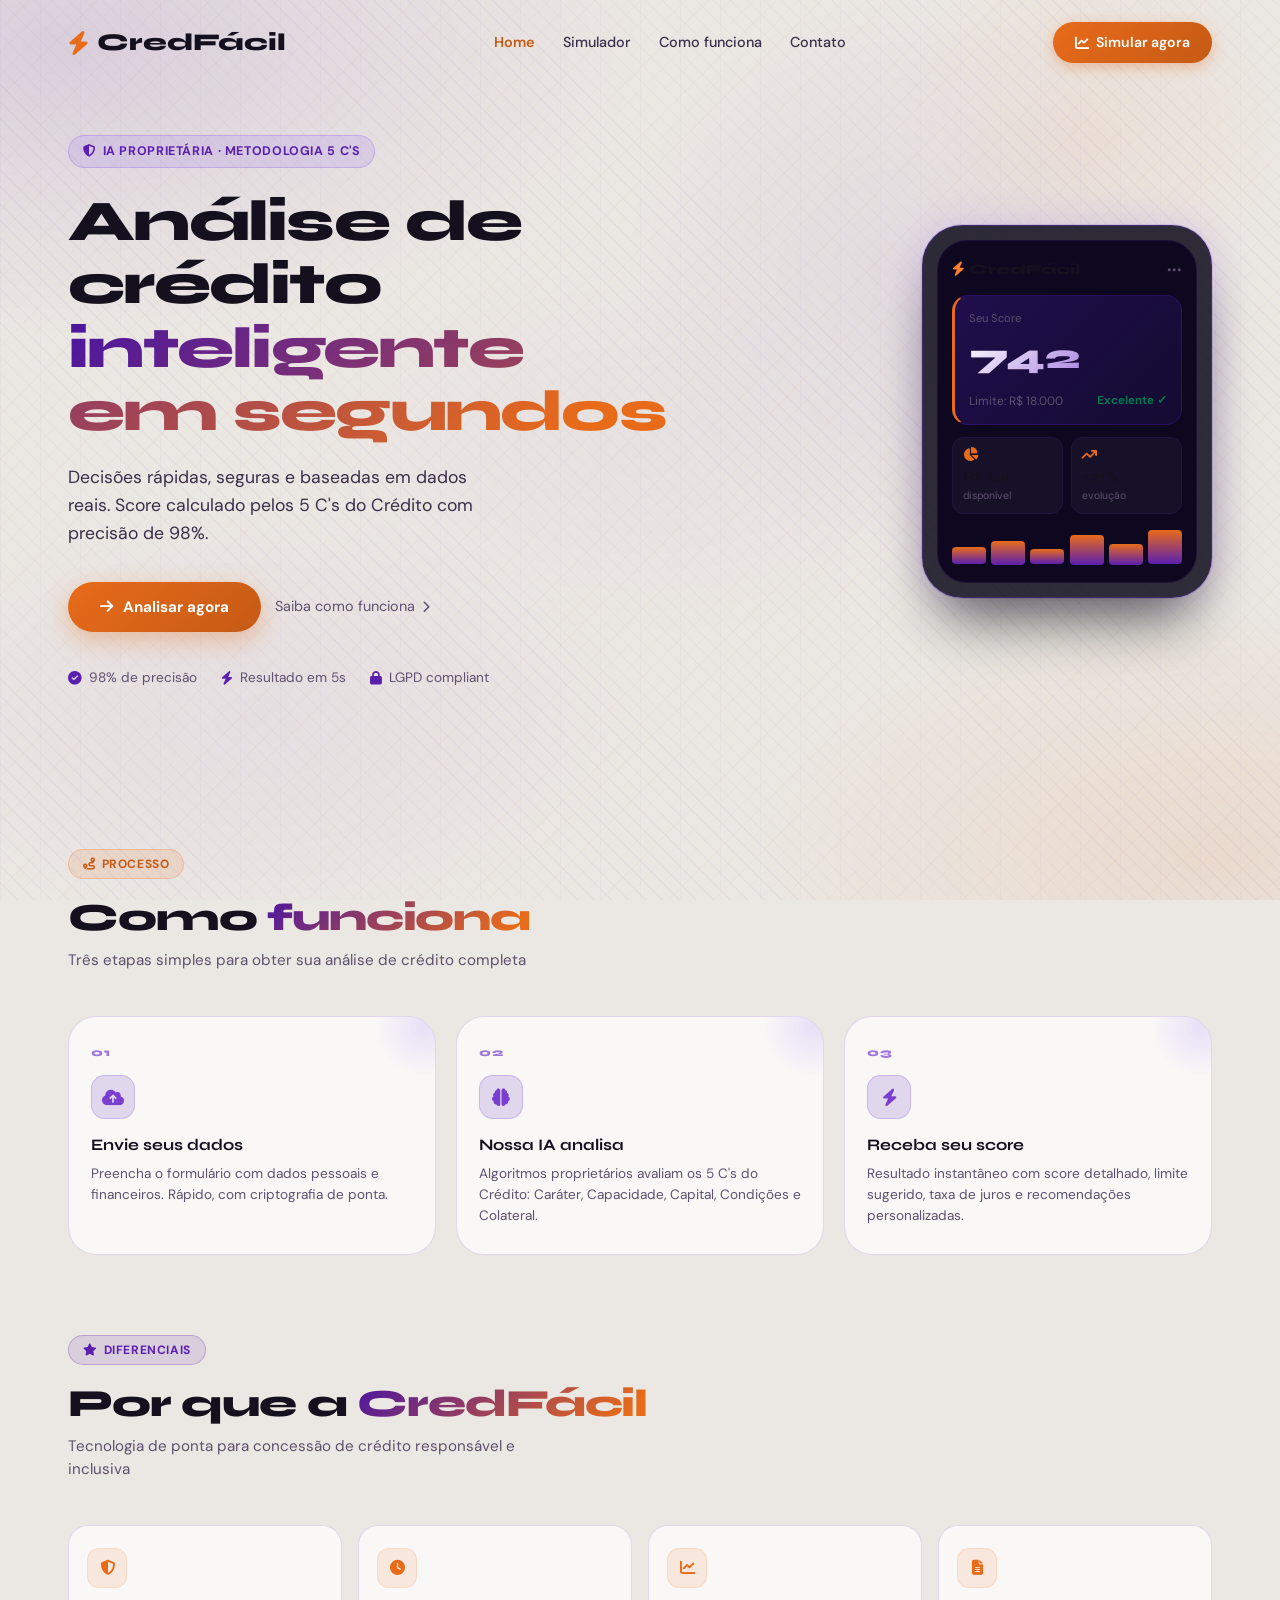
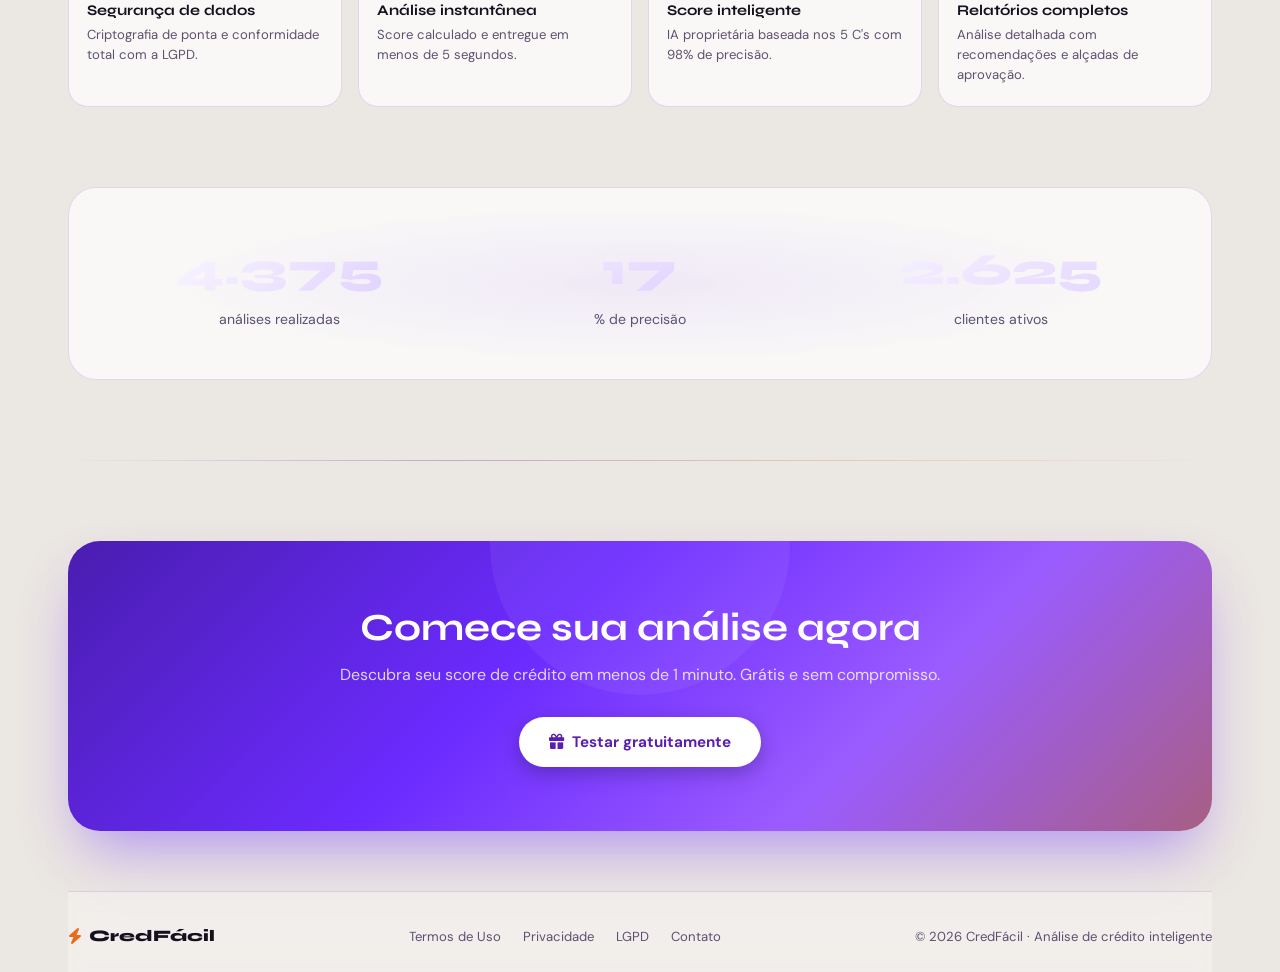
<file: index.html>
<!DOCTYPE html>
<html lang="pt-BR">
<head>
  <meta charset="UTF-8">
  <meta name="viewport" content="width=device-width, initial-scale=1.0">
  <title>CredFácil · Análise de crédito inteligente</title>

  <!-- Fontes -->
  <link rel="preconnect" href="https://fonts.googleapis.com">
  <link rel="preconnect" href="https://fonts.gstatic.com" crossorigin>
  <link href="https://fonts.googleapis.com/css2?family=Syne:wght@400;500;600;700;800&family=DM+Sans:opsz,wght@9..40,300;9..40,400;9..40,500;9..40,600&display=swap" rel="stylesheet">

  <!-- Ícones -->
  <link rel="stylesheet" href="https://cdnjs.cloudflare.com/ajax/libs/font-awesome/6.4.0/css/all.min.css">

  <!-- Estilos -->
  <link rel="stylesheet" href="css/variables.css">
  <link rel="stylesheet" href="css/components.css">
  <link rel="stylesheet" href="css/index.css">
</head>
<body>

<div class="bg-ambient"></div>

<div class="container">

  <!-- ===== NAVBAR ===== -->
  <header class="navbar">
    <a href="index.html" class="logo">
      <i class="fas fa-bolt"></i> CredFácil
    </a>
    <nav class="nav-links">
      <a href="index.html"        class="nav-link active">Home</a>
      <a href="analise.html"      class="nav-link">Simulador</a>
      <a href="como-funciona.html" class="nav-link">Como funciona</a>
      <a href="contato.html"      class="nav-link">Contato</a>
    </nav>
    <a href="analise.html" class="btn-nav">
      <i class="fas fa-chart-line"></i> Simular agora
    </a>
  </header>

  <!-- ===== HERO ===== -->
  <section class="hero">
    <div class="hero-content">
      <div class="hero-badge">
        <i class="fas fa-shield-alt"></i> IA proprietária · Metodologia 5 C's
      </div>
      <h1 class="hero-title">
        Análise de crédito<br>
        <span class="grad">inteligente em segundos</span>
      </h1>
      <p class="hero-sub">
        Decisões rápidas, seguras e baseadas em dados reais.
        Score calculado pelos 5 C's do Crédito com precisão de 98%.
      </p>
      <div class="hero-cta">
        <a href="analise.html" class="btn-primary">
          <i class="fas fa-arrow-right"></i> Analisar agora
        </a>
        <a href="como-funciona.html" class="btn-ghost">
          Saiba como funciona
          <i class="fas fa-chevron-right" style="font-size:0.75rem"></i>
        </a>
      </div>
      <div class="hero-stats">
        <div class="hero-stat"><i class="fas fa-circle-check"></i> 98% de precisão</div>
        <div class="hero-stat"><i class="fas fa-bolt"></i> Resultado em 5s</div>
        <div class="hero-stat"><i class="fas fa-lock"></i> LGPD compliant</div>
      </div>
    </div>

    <!-- Mockup do celular -->
    <div class="phone-wrap">
      <div class="phone">
        <div class="phone-screen">
          <div class="ph-header">
            <span class="ph-logo">
              <i class="fas fa-bolt" style="color:#FF7E2B;margin-right:4px"></i>CredFácil
            </span>
            <span>•••</span>
          </div>
          <div class="ph-widget">
            <div class="ph-score-label">Seu Score</div>
            <div class="ph-score">742</div>
            <div class="ph-score-row">
              <span class="ph-score-limit">Limite: R$ 18.000</span>
              <span class="ph-score-status">Excelente ✓</span>
            </div>
          </div>
          <div class="ph-chips">
            <div class="ph-chip">
              <i class="fas fa-chart-pie"></i>
              <div class="val">R$ 12k</div>
              <div class="lbl">disponível</div>
            </div>
            <div class="ph-chip">
              <i class="fas fa-arrow-trend-up"></i>
              <div class="val">+21%</div>
              <div class="lbl">evolução</div>
            </div>
          </div>
          <div class="ph-bars">
            <div class="ph-bar" style="height:45%;animation-delay:.1s"></div>
            <div class="ph-bar" style="height:62%;animation-delay:.2s"></div>
            <div class="ph-bar" style="height:40%;animation-delay:.3s"></div>
            <div class="ph-bar" style="height:78%;animation-delay:.4s"></div>
            <div class="ph-bar" style="height:55%;animation-delay:.5s"></div>
            <div class="ph-bar" style="height:90%;animation-delay:.6s"></div>
          </div>
        </div>
      </div>
    </div>
  </section>

  <!-- ===== COMO FUNCIONA ===== -->
  <section class="section" id="como-funciona">
    <div class="badge-label badge-orange"><i class="fas fa-route"></i> Processo</div>
    <h2 class="section-title">Como <span class="grad">funciona</span></h2>
    <p class="section-sub">Três etapas simples para obter sua análise de crédito completa</p>

    <div class="steps-grid">
      <div class="step-card">
        <div class="step-num">01</div>
        <div class="step-icon"><i class="fas fa-cloud-upload-alt"></i></div>
        <h3>Envie seus dados</h3>
        <p>Preencha o formulário com dados pessoais e financeiros. Rápido, com criptografia de ponta.</p>
      </div>
      <div class="step-card">
        <div class="step-num">02</div>
        <div class="step-icon"><i class="fas fa-brain"></i></div>
        <h3>Nossa IA analisa</h3>
        <p>Algoritmos proprietários avaliam os 5 C's do Crédito: Caráter, Capacidade, Capital, Condições e Colateral.</p>
      </div>
      <div class="step-card">
        <div class="step-num">03</div>
        <div class="step-icon"><i class="fas fa-bolt"></i></div>
        <h3>Receba seu score</h3>
        <p>Resultado instantâneo com score detalhado, limite sugerido, taxa de juros e recomendações personalizadas.</p>
      </div>
    </div>
  </section>

  <!-- ===== BENEFÍCIOS ===== -->
  <section class="section">
    <div class="badge-label badge-purple"><i class="fas fa-star"></i> Diferenciais</div>
    <h2 class="section-title">Por que a <span class="grad">CredFácil</span></h2>
    <p class="section-sub">Tecnologia de ponta para concessão de crédito responsável e inclusiva</p>

    <div class="benefits-grid">
      <div class="benefit-card">
        <div class="benefit-icon"><i class="fas fa-shield-alt"></i></div>
        <h3>Segurança de dados</h3>
        <p>Criptografia de ponta e conformidade total com a LGPD.</p>
      </div>
      <div class="benefit-card">
        <div class="benefit-icon"><i class="fas fa-clock"></i></div>
        <h3>Análise instantânea</h3>
        <p>Score calculado e entregue em menos de 5 segundos.</p>
      </div>
      <div class="benefit-card">
        <div class="benefit-icon"><i class="fas fa-chart-line"></i></div>
        <h3>Score inteligente</h3>
        <p>IA proprietária baseada nos 5 C's com 98% de precisão.</p>
      </div>
      <div class="benefit-card">
        <div class="benefit-icon"><i class="fas fa-file-alt"></i></div>
        <h3>Relatórios completos</h3>
        <p>Análise detalhada com recomendações e alçadas de aprovação.</p>
      </div>
    </div>
  </section>

  <!-- ===== ESTATÍSTICAS ===== -->
  <div class="stats-section">
    <div>
      <div class="stat-num" data-target="25000">0</div>
      <div class="stat-lbl">análises realizadas</div>
    </div>
    <div>
      <div class="stat-num" data-target="98">0</div>
      <div class="stat-lbl">% de precisão</div>
    </div>
    <div>
      <div class="stat-num" data-target="15000">0</div>
      <div class="stat-lbl">clientes ativos</div>
    </div>
  </div>

  <div class="divider-line"></div>

  <!-- ===== CTA ===== -->
  <section class="cta-section">
    <h2>Comece sua análise agora</h2>
    <p>Descubra seu score de crédito em menos de 1 minuto. Grátis e sem compromisso.</p>
    <a href="analise.html" class="btn-cta">
      <i class="fas fa-gift"></i> Testar gratuitamente
    </a>
  </section>

  <!-- ===== FOOTER ===== -->
  <footer class="footer">
    <div class="footer-inner">
      <div class="footer-logo">
        <i class="fas fa-bolt" style="color:var(--orange)"></i> CredFácil
      </div>
      <div class="footer-links">
        <a href="#">Termos de Uso</a>
        <a href="#">Privacidade</a>
        <a href="#">LGPD</a>
        <a href="contato.html">Contato</a>
      </div>
      <div class="footer-copy">© 2026 CredFácil · Análise de crédito inteligente</div>
    </div>
  </footer>

</div><!-- /container -->

<!-- VLibras (acessibilidade) -->
<div vw class="enabled">
  <div vw-access-button class="active"></div>
  <div vw-plugin-wrapper><div class="vw-plugin-top-wrapper"></div></div>
</div>
<script src="https://vlibras.gov.br/app/vlibras-plugin.js"></script>
<script>new window.VLibras.Widget('https://vlibras.gov.br/app');</script>
  
<!-- Scripts -->
<script src="js/utils.js"></script>
<script src="js/main.js"></script>

</body>
</html>
</file>
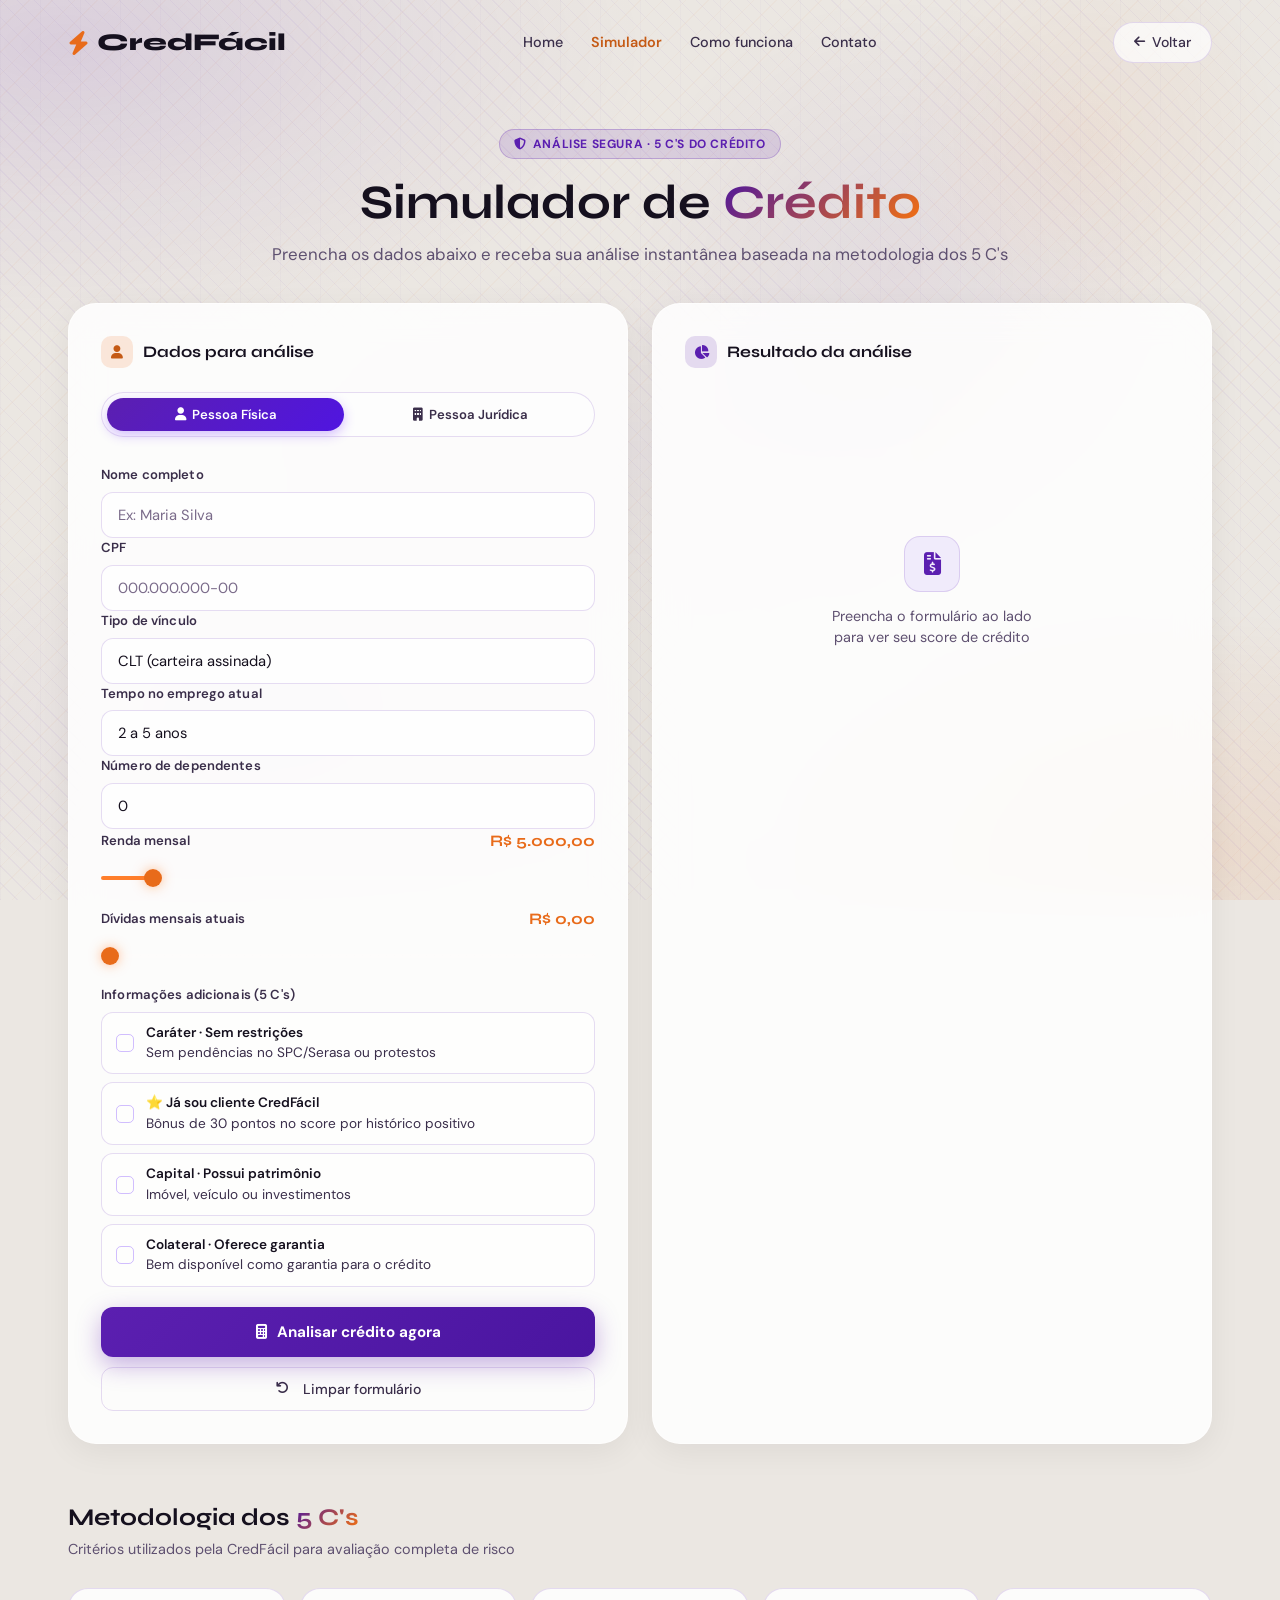
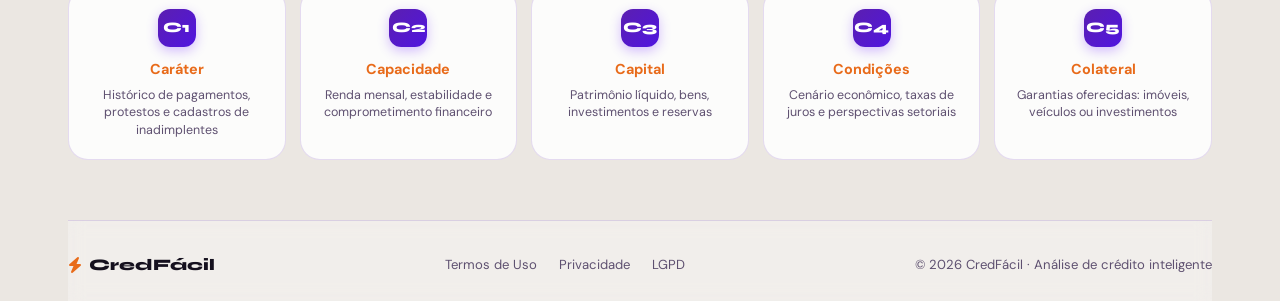
<file: analise.html>
<!DOCTYPE html>
<html lang="pt-BR">
<head>
  <meta charset="UTF-8">
  <meta name="viewport" content="width=device-width, initial-scale=1.0">
  <title>Simulador de Crédito · CredFácil</title>

  <!-- Fontes -->
  <link rel="preconnect" href="https://fonts.googleapis.com">
  <link rel="preconnect" href="https://fonts.gstatic.com" crossorigin>
  <link href="https://fonts.googleapis.com/css2?family=Syne:wght@400;500;600;700;800&family=DM+Sans:opsz,wght@9..40,300;9..40,400;9..40,500;9..40,600&display=swap" rel="stylesheet">

  <!-- Ícones -->
  <link rel="stylesheet" href="https://cdnjs.cloudflare.com/ajax/libs/font-awesome/6.4.0/css/all.min.css">

  <!-- Estilos -->
  <link rel="stylesheet" href="css/variables.css">
  <link rel="stylesheet" href="css/components.css">
  <link rel="stylesheet" href="css/analise.css">
</head>
<body>

<div class="container">

  <!-- ===== NAVBAR ===== -->
  <header class="navbar">
    <a href="index.html" class="logo">
      <i class="fas fa-bolt"></i> CredFácil
    </a>
    <nav class="nav-links">
      <a href="index.html"         class="nav-link">Home</a>
      <a href="analise.html"       class="nav-link active">Simulador</a>
      <a href="como-funciona.html" class="nav-link">Como funciona</a>
      <a href="contato.html"       class="nav-link">Contato</a>
    </nav>
    <a href="index.html" class="btn-nav-ghost">
      <i class="fas fa-arrow-left" style="font-size:0.8rem"></i> Voltar
    </a>
  </header>

  <!-- ===== CABEÇALHO DA PÁGINA ===== -->
  <section class="page-header">
    <div class="badge-label badge-purple">
      <i class="fas fa-shield-alt"></i> Análise segura · 5 C's do Crédito
    </div>
    <h1>Simulador de <span class="grad">Crédito</span></h1>
    <p>Preencha os dados abaixo e receba sua análise instantânea baseada na metodologia dos 5 C's</p>
  </section>

  <!-- ===== ÁREA DE SIMULAÇÃO ===== -->
  <section class="sim-grid">

    <!-- Formulário -->
    <div class="card">
      <div class="card-title">
        <span class="card-icon card-icon-orange"><i class="fas fa-user"></i></span>
        Dados para análise
      </div>

      <!-- Abas PF / PJ -->
      <div class="step-tabs">
        <button class="step-tab active" id="tabPF" onclick="setTipo('pf')">
          <i class="fas fa-user"></i> Pessoa Física
        </button>
        <button class="step-tab" id="tabPJ" onclick="setTipo('pj')">
          <i class="fas fa-building"></i> Pessoa Jurídica
        </button>
      </div>

      <form id="creditForm" onsubmit="handleSubmit(event)">

        <!-- Dados pessoais -->
        <div class="form-row">
          <div class="form-group">
            <label for="nome">Nome completo</label>
            <input type="text" id="nome" class="form-control"
              placeholder="Ex: Maria Silva" required>
          </div>
          <div class="form-group">
            <label for="cpf" id="docLabel">CPF</label>
            <input type="text" id="cpf" class="form-control"
              placeholder="000.000.000-00" maxlength="14" required>
          </div>
        </div>
<!-- Vínculo empregatício -->
<div class="form-group">
  <label for="vinculoEmpregaticio">Tipo de vínculo</label>
  <select id="vinculoEmpregaticio" class="form-control">
    <option value="servidor">Servidor Público</option>
    <option value="clt" selected>CLT (carteira assinada)</option>
    <option value="mei">MEI / Autônomo</option>
    <option value="informal">Informal / Sem vínculo</option>
  </select>
</div>

<!-- Tempo no emprego -->
<div class="form-group">
  <label for="tempoEmprego">Tempo no emprego atual</label>
  <select id="tempoEmprego" class="form-control">
    <option value="5">Mais de 5 anos</option>
    <option value="3" selected>2 a 5 anos</option>
    <option value="1">6 meses a 2 anos</option>
    <option value="0">Menos de 6 meses</option>
  </select>
</div>

<!-- Número de dependentes -->
<div class="form-group">
  <label for="dependentes">Número de dependentes</label>
  <input type="number" id="dependentes" class="form-control" 
    min="0" max="10" value="0">
</div>

        <!-- Campos exclusivos PJ -->
        <div id="pjExtra" style="display:none">
          <div class="form-row">
            <div class="form-group">
              <label for="cnpj">CNPJ</label>
              <input type="text" id="cnpj" class="form-control"
                placeholder="00.000.000/0000-00" maxlength="18">
            </div>
            <div class="form-group">
              <label for="tempoAtividade">Tempo de atividade</label>
              <select id="tempoAtividade" class="form-control">
                <option value="3">Mais de 3 anos</option>
                <option value="2">1 a 3 anos</option>
                <option value="1">6 meses a 1 ano</option>
                <option value="0">Menos de 6 meses</option>
              </select>
            </div>
          </div>
        </div>

        <!-- Slider: renda / faturamento -->
        <div class="slider-group">
          <div class="slider-header">
            <span class="slider-label" id="rendaLabel">Renda mensal</span>
            <span class="slider-value" id="rendaDisplay">R$ 5.000,00</span>
          </div>
          <input type="range" class="slider" id="rendaSlider"
            min="500" max="50000" step="500" value="5000"
            oninput="atualizarSlider(this,'rendaDisplay','renda')">
          <input type="hidden" id="renda" value="5000">
        </div>

        <!-- Slider: dívidas mensais -->
        <div class="slider-group">
          <div class="slider-header">
            <span class="slider-label">Dívidas mensais atuais</span>
            <span class="slider-value" id="dividasDisplay">R$ 0,00</span>
          </div>
          <input type="range" class="slider" id="dividasSlider"
            min="0" max="20000" step="200" value="0"
            oninput="atualizarSlider(this,'dividasDisplay','dividas')">
          <input type="hidden" id="dividas" value="0">
        </div>

        <!-- Checklist dos 5 C's -->
        <div class="form-group">
          <label>Informações adicionais (5 C's)</label>
        </div>
        <div class="cs-checks">
          <label class="c-check" id="check-carater">
            <input type="checkbox" id="semRestrição"
              onchange="toggleCheck(this,'check-carater')">
            <span class="c-check-box"><i class="fas fa-check"></i></span>
            <span class="c-check-label">
              <strong>Caráter · Sem restrições</strong>
              Sem pendências no SPC/Serasa ou protestos
            </span>
          </label>
           <label class="c-check" id="check-cliente">
    <input type="checkbox" id="clienteCredFacil" onchange="toggleCheck(this,'check-cliente')">
    <span class="c-check-box"><i class="fas fa-check"></i></span>
    <span class="c-check-label">
      <strong>⭐ Já sou cliente CredFácil</strong>
      Bônus de 30 pontos no score por histórico positivo
    </span>
  </label>
          <label class="c-check" id="check-capital">
            <input type="checkbox" id="temPatrimonio"
              onchange="toggleCheck(this,'check-capital')">
            <span class="c-check-box"><i class="fas fa-check"></i></span>
            <span class="c-check-label">
              <strong>Capital · Possui patrimônio</strong>
              Imóvel, veículo ou investimentos
            </span>
          </label>
          <label class="c-check" id="check-colateral">
            <input type="checkbox" id="temGarantia"
              onchange="toggleCheck(this,'check-colateral')">
            <span class="c-check-box"><i class="fas fa-check"></i></span>
            <span class="c-check-label">
              <strong>Colateral · Oferece garantia</strong>
              Bem disponível como garantia para o crédito
            </span>
          </label>
        </div>

        <button type="submit" class="btn-submit" id="btnSubmit">
          <i class="fas fa-calculator"></i> Analisar crédito agora
        </button>
        <button type="button" class="btn-reset" onclick="resetForm()">
          <i class="fas fa-undo" style="margin-right:6px;font-size:0.8rem"></i>
          Limpar formulário
        </button>

      </form>
    </div>

    <!-- Resultado -->
    <div class="card" id="resultCard">
      <div class="card-title">
        <span class="card-icon card-icon-purple"><i class="fas fa-chart-pie"></i></span>
        Resultado da análise
      </div>
      <div id="resultContent">
        <div class="result-empty">
          <div class="empty-icon"><i class="fas fa-file-invoice-dollar"></i></div>
          <p>Preencha o formulário ao lado para ver seu score de crédito</p>
        </div>
      </div>
    </div>

  </section>

  <!-- ===== METODOLOGIA DOS 5 C's ===== -->
  <section class="five-cs-section">
    <h2 class="five-cs-heading">Metodologia dos <span class="grad">5 C's</span></h2>
    <p class="five-cs-sub">Critérios utilizados pela CredFácil para avaliação completa de risco</p>

    <div class="five-cs-grid">
      <div class="c-card">
        <div class="c-num">C1</div>
        <div class="c-name">Caráter</div>
        <div class="c-desc">Histórico de pagamentos, protestos e cadastros de inadimplentes</div>
      </div>
      <div class="c-card">
        <div class="c-num">C2</div>
        <div class="c-name">Capacidade</div>
        <div class="c-desc">Renda mensal, estabilidade e comprometimento financeiro</div>
      </div>
      <div class="c-card">
        <div class="c-num">C3</div>
        <div class="c-name">Capital</div>
        <div class="c-desc">Patrimônio líquido, bens, investimentos e reservas</div>
      </div>
      <div class="c-card">
        <div class="c-num">C4</div>
        <div class="c-name">Condições</div>
        <div class="c-desc">Cenário econômico, taxas de juros e perspectivas setoriais</div>
      </div>
      <div class="c-card">
        <div class="c-num">C5</div>
        <div class="c-name">Colateral</div>
        <div class="c-desc">Garantias oferecidas: imóveis, veículos ou investimentos</div>
      </div>
    </div>
  </section>

  <!-- ===== FOOTER ===== -->
  <footer class="footer">
    <div class="footer-inner">
      <div class="footer-logo">
        <i class="fas fa-bolt" style="color:var(--orange)"></i> CredFácil
      </div>
      <div class="footer-links">
        <a href="#">Termos de Uso</a>
        <a href="#">Privacidade</a>
        <a href="#">LGPD</a>
      </div>
      <div class="footer-copy">© 2026 CredFácil · Análise de crédito inteligente</div>
    </div>
  </footer>

</div><!-- /container -->

<!-- VLibras (acessibilidade) -->
<div vw class="enabled">
  <div vw-access-button class="active"></div>
  <div vw-plugin-wrapper><div class="vw-plugin-top-wrapper"></div></div>
</div>
<script src="https://vlibras.gov.br/app/vlibras-plugin.js"></script>
<script>new window.VLibras.Widget('https://vlibras.gov.br/app');</script>

<!-- Scripts (ordem importa: utils → scoring → analise) -->
<script src="js/utils.js"></script>
<script src="js/scoring.js"></script>
<script src="js/analise.js"></script>

</body>
</html>
</file>
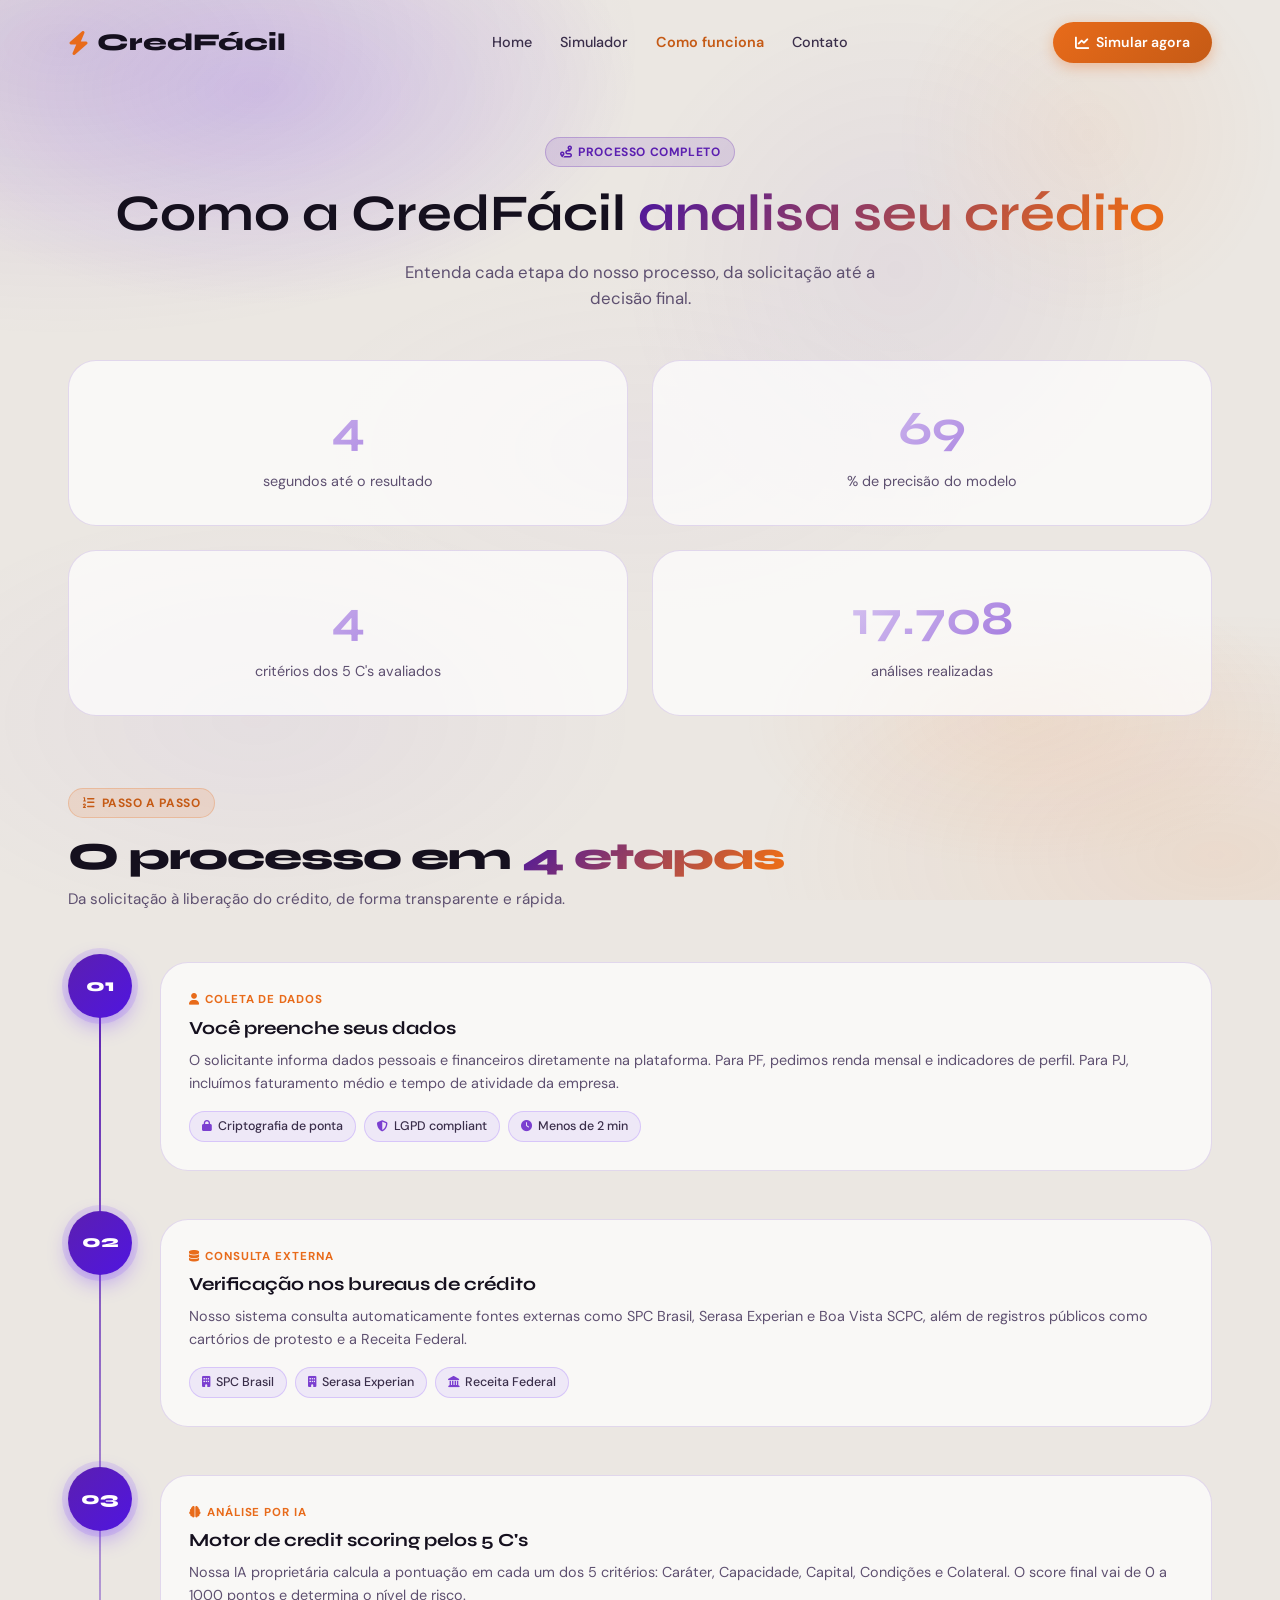
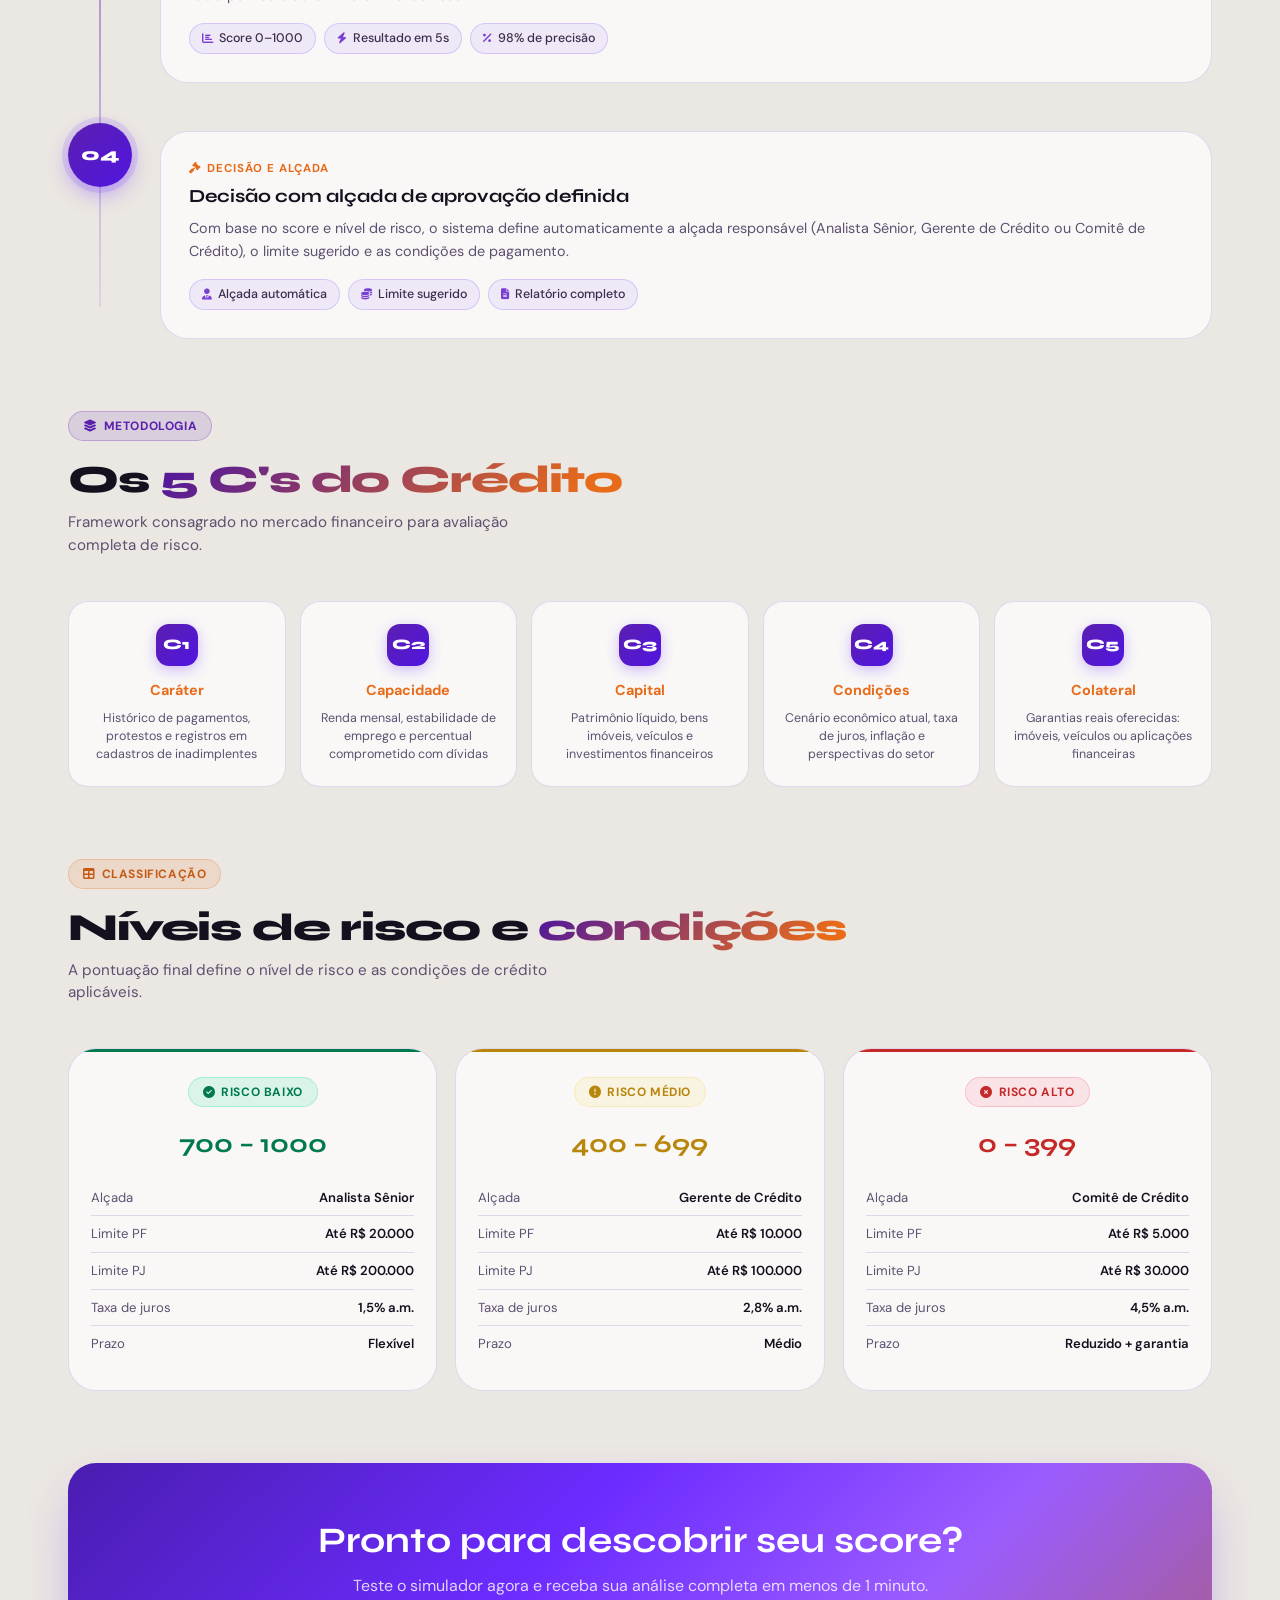
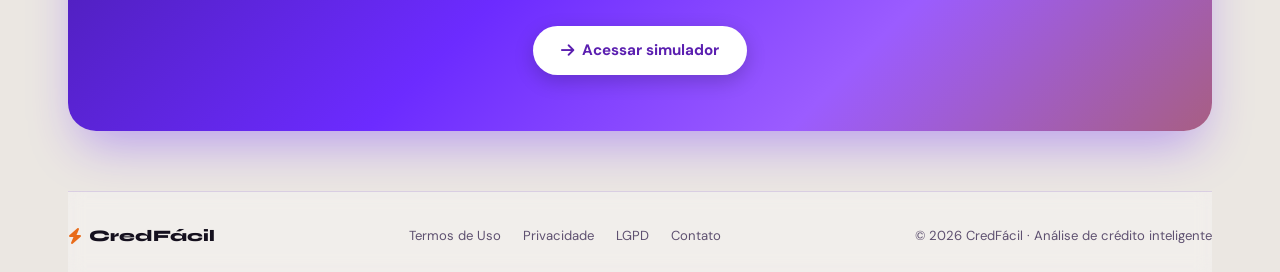
<file: como-funciona.html>
<!DOCTYPE html>
<html lang="pt-BR">
<head>
  <meta charset="UTF-8">
  <meta name="viewport" content="width=device-width, initial-scale=1.0">
  <title>Como Funciona · CredFácil</title>
  <link rel="preconnect" href="https://fonts.googleapis.com">
  <link rel="preconnect" href="https://fonts.gstatic.com" crossorigin>
  <link href="https://fonts.googleapis.com/css2?family=Syne:wght@400;500;600;700;800&family=DM+Sans:opsz,wght@9..40,300;9..40,400;9..40,500;9..40,600&display=swap" rel="stylesheet">
  <link rel="stylesheet" href="https://cdnjs.cloudflare.com/ajax/libs/font-awesome/6.4.0/css/all.min.css">
  <link rel="stylesheet" href="css/variables.css">
  <link rel="stylesheet" href="css/components.css">
  <link rel="stylesheet" href="css/como-funciona.css">
</head>
<body>
<div class="container">

  <header class="navbar">
    <a href="index.html" class="logo"><i class="fas fa-bolt"></i> CredFácil</a>
    <nav class="nav-links">
      <a href="index.html"         class="nav-link">Home</a>
      <a href="analise.html"       class="nav-link">Simulador</a>
      <a href="como-funciona.html" class="nav-link active">Como funciona</a>
      <a href="contato.html"       class="nav-link">Contato</a>
    </nav>
    <a href="analise.html" class="btn-nav"><i class="fas fa-chart-line"></i> Simular agora</a>
  </header>

  <section class="page-header">
    <div class="badge-label badge-purple"><i class="fas fa-route"></i> Processo completo</div>
    <h1>Como a CredFácil <span class="grad">analisa seu crédito</span></h1>
    <p>Entenda cada etapa do nosso processo, da solicitação até a decisão final.</p>
  </section>

  <div class="intro-banner">
    <div class="intro-stat">
      <div class="intro-stat-num" data-target="5">0</div>
      <div class="intro-stat-lbl">segundos até o resultado</div>
    </div>
    <div class="intro-stat">
      <div class="intro-stat-num" data-target="98">0</div>
      <div class="intro-stat-lbl">% de precisão do modelo</div>
    </div>
    <div class="intro-stat">
      <div class="intro-stat-num" data-target="5">0</div>
      <div class="intro-stat-lbl">critérios dos 5 C's avaliados</div>
    </div>
    <div class="intro-stat">
      <div class="intro-stat-num" data-target="25000">0</div>
      <div class="intro-stat-lbl">análises realizadas</div>
    </div>
  </div>

  <section class="section">
    <div class="badge-label badge-orange"><i class="fas fa-list-ol"></i> Passo a passo</div>
    <h2 class="section-title">O processo em <span class="grad">4 etapas</span></h2>
    <p class="section-sub">Da solicitação à liberação do crédito, de forma transparente e rápida.</p>

    <div class="steps-timeline">

      <div class="timeline-step">
        <div class="timeline-bullet">01</div>
        <div class="timeline-content">
          <div class="timeline-tag"><i class="fas fa-user" style="margin-right:5px"></i>Coleta de dados</div>
          <h3>Você preenche seus dados</h3>
          <p>O solicitante informa dados pessoais e financeiros diretamente na plataforma. Para PF, pedimos renda mensal e indicadores de perfil. Para PJ, incluímos faturamento médio e tempo de atividade da empresa.</p>
          <div class="detail-chips">
            <span class="detail-chip"><i class="fas fa-lock"></i> Criptografia de ponta</span>
            <span class="detail-chip"><i class="fas fa-shield-alt"></i> LGPD compliant</span>
            <span class="detail-chip"><i class="fas fa-clock"></i> Menos de 2 min</span>
          </div>
        </div>
      </div>

      <div class="timeline-step">
        <div class="timeline-bullet">02</div>
        <div class="timeline-content">
          <div class="timeline-tag"><i class="fas fa-database" style="margin-right:5px"></i>Consulta externa</div>
          <h3>Verificação nos bureaus de crédito</h3>
          <p>Nosso sistema consulta automaticamente fontes externas como SPC Brasil, Serasa Experian e Boa Vista SCPC, além de registros públicos como cartórios de protesto e a Receita Federal.</p>
          <div class="detail-chips">
            <span class="detail-chip"><i class="fas fa-building"></i> SPC Brasil</span>
            <span class="detail-chip"><i class="fas fa-building"></i> Serasa Experian</span>
            <span class="detail-chip"><i class="fas fa-landmark"></i> Receita Federal</span>
          </div>
        </div>
      </div>

      <div class="timeline-step">
        <div class="timeline-bullet">03</div>
        <div class="timeline-content">
          <div class="timeline-tag"><i class="fas fa-brain" style="margin-right:5px"></i>Análise por IA</div>
          <h3>Motor de credit scoring pelos 5 C's</h3>
          <p>Nossa IA proprietária calcula a pontuação em cada um dos 5 critérios: Caráter, Capacidade, Capital, Condições e Colateral. O score final vai de 0 a 1000 pontos e determina o nível de risco.</p>
          <div class="detail-chips">
            <span class="detail-chip"><i class="fas fa-chart-bar"></i> Score 0–1000</span>
            <span class="detail-chip"><i class="fas fa-bolt"></i> Resultado em 5s</span>
            <span class="detail-chip"><i class="fas fa-percentage"></i> 98% de precisão</span>
          </div>
        </div>
      </div>

      <div class="timeline-step">
        <div class="timeline-bullet">04</div>
        <div class="timeline-content">
          <div class="timeline-tag"><i class="fas fa-gavel" style="margin-right:5px"></i>Decisão e alçada</div>
          <h3>Decisão com alçada de aprovação definida</h3>
          <p>Com base no score e nível de risco, o sistema define automaticamente a alçada responsável (Analista Sênior, Gerente de Crédito ou Comitê de Crédito), o limite sugerido e as condições de pagamento.</p>
          <div class="detail-chips">
            <span class="detail-chip"><i class="fas fa-user-tie"></i> Alçada automática</span>
            <span class="detail-chip"><i class="fas fa-coins"></i> Limite sugerido</span>
            <span class="detail-chip"><i class="fas fa-file-alt"></i> Relatório completo</span>
          </div>
        </div>
      </div>

    </div>
  </section>

  <section class="five-cs-section">
    <div class="badge-label badge-purple"><i class="fas fa-layer-group"></i> Metodologia</div>
    <h2 class="section-title">Os <span class="grad">5 C's do Crédito</span></h2>
    <p class="section-sub">Framework consagrado no mercado financeiro para avaliação completa de risco.</p>
    <div class="five-cs-grid">
      <div class="c-card">
        <div class="c-num">C1</div>
        <div class="c-name">Caráter</div>
        <div class="c-desc">Histórico de pagamentos, protestos e registros em cadastros de inadimplentes</div>
      </div>
      <div class="c-card">
        <div class="c-num">C2</div>
        <div class="c-name">Capacidade</div>
        <div class="c-desc">Renda mensal, estabilidade de emprego e percentual comprometido com dívidas</div>
      </div>
      <div class="c-card">
        <div class="c-num">C3</div>
        <div class="c-name">Capital</div>
        <div class="c-desc">Patrimônio líquido, bens imóveis, veículos e investimentos financeiros</div>
      </div>
      <div class="c-card">
        <div class="c-num">C4</div>
        <div class="c-name">Condições</div>
        <div class="c-desc">Cenário econômico atual, taxa de juros, inflação e perspectivas do setor</div>
      </div>
      <div class="c-card">
        <div class="c-num">C5</div>
        <div class="c-name">Colateral</div>
        <div class="c-desc">Garantias reais oferecidas: imóveis, veículos ou aplicações financeiras</div>
      </div>
    </div>
  </section>

  <section class="risk-section">
    <div class="badge-label badge-orange"><i class="fas fa-table"></i> Classificação</div>
    <h2 class="section-title">Níveis de risco e <span class="grad">condições</span></h2>
    <p class="section-sub">A pontuação final define o nível de risco e as condições de crédito aplicáveis.</p>
    <div class="risk-grid">
      <div class="risk-card low">
        <div class="risk-badge low"><i class="fas fa-check-circle"></i> Risco Baixo</div>
        <div class="risk-score low">700 – 1000</div>
        <div class="risk-rows">
          <div class="risk-row"><span class="rk-label">Alçada</span><span class="rk-val">Analista Sênior</span></div>
          <div class="risk-row"><span class="rk-label">Limite PF</span><span class="rk-val">Até R$ 20.000</span></div>
          <div class="risk-row"><span class="rk-label">Limite PJ</span><span class="rk-val">Até R$ 200.000</span></div>
          <div class="risk-row"><span class="rk-label">Taxa de juros</span><span class="rk-val">1,5% a.m.</span></div>
          <div class="risk-row"><span class="rk-label">Prazo</span><span class="rk-val">Flexível</span></div>
        </div>
      </div>
      <div class="risk-card mid">
        <div class="risk-badge mid"><i class="fas fa-exclamation-circle"></i> Risco Médio</div>
        <div class="risk-score mid">400 – 699</div>
        <div class="risk-rows">
          <div class="risk-row"><span class="rk-label">Alçada</span><span class="rk-val">Gerente de Crédito</span></div>
          <div class="risk-row"><span class="rk-label">Limite PF</span><span class="rk-val">Até R$ 10.000</span></div>
          <div class="risk-row"><span class="rk-label">Limite PJ</span><span class="rk-val">Até R$ 100.000</span></div>
          <div class="risk-row"><span class="rk-label">Taxa de juros</span><span class="rk-val">2,8% a.m.</span></div>
          <div class="risk-row"><span class="rk-label">Prazo</span><span class="rk-val">Médio</span></div>
        </div>
      </div>
      <div class="risk-card high">
        <div class="risk-badge high"><i class="fas fa-times-circle"></i> Risco Alto</div>
        <div class="risk-score high">0 – 399</div>
        <div class="risk-rows">
          <div class="risk-row"><span class="rk-label">Alçada</span><span class="rk-val">Comitê de Crédito</span></div>
          <div class="risk-row"><span class="rk-label">Limite PF</span><span class="rk-val">Até R$ 5.000</span></div>
          <div class="risk-row"><span class="rk-label">Limite PJ</span><span class="rk-val">Até R$ 30.000</span></div>
          <div class="risk-row"><span class="rk-label">Taxa de juros</span><span class="rk-val">4,5% a.m.</span></div>
          <div class="risk-row"><span class="rk-label">Prazo</span><span class="rk-val">Reduzido + garantia</span></div>
        </div>
      </div>
    </div>
  </section>

  <section class="cta-section">
    <h2>Pronto para descobrir seu score?</h2>
    <p>Teste o simulador agora e receba sua análise completa em menos de 1 minuto.</p>
    <a href="analise.html" class="btn-cta"><i class="fas fa-arrow-right"></i> Acessar simulador</a>
  </section>

  <footer class="footer">
    <div class="footer-inner">
      <div class="footer-logo"><i class="fas fa-bolt" style="color:var(--orange)"></i> CredFácil</div>
      <div class="footer-links">
        <a href="#">Termos de Uso</a>
        <a href="#">Privacidade</a>
        <a href="#">LGPD</a>
        <a href="contato.html">Contato</a>
      </div>
      <div class="footer-copy">© 2026 CredFácil · Análise de crédito inteligente</div>
    </div>
  </footer>

</div>

<!-- VLibras (acessibilidade) -->
<div vw class="enabled">
  <div vw-access-button class="active"></div>
  <div vw-plugin-wrapper><div class="vw-plugin-top-wrapper"></div></div>
</div>
<script src="https://vlibras.gov.br/app/vlibras-plugin.js"></script>
<script>new window.VLibras.Widget('https://vlibras.gov.br/app');</script>
  
<script src="js/utils.js"></script>
<script src="js/como-funciona.js"></script>
</body>
</html>
</file>
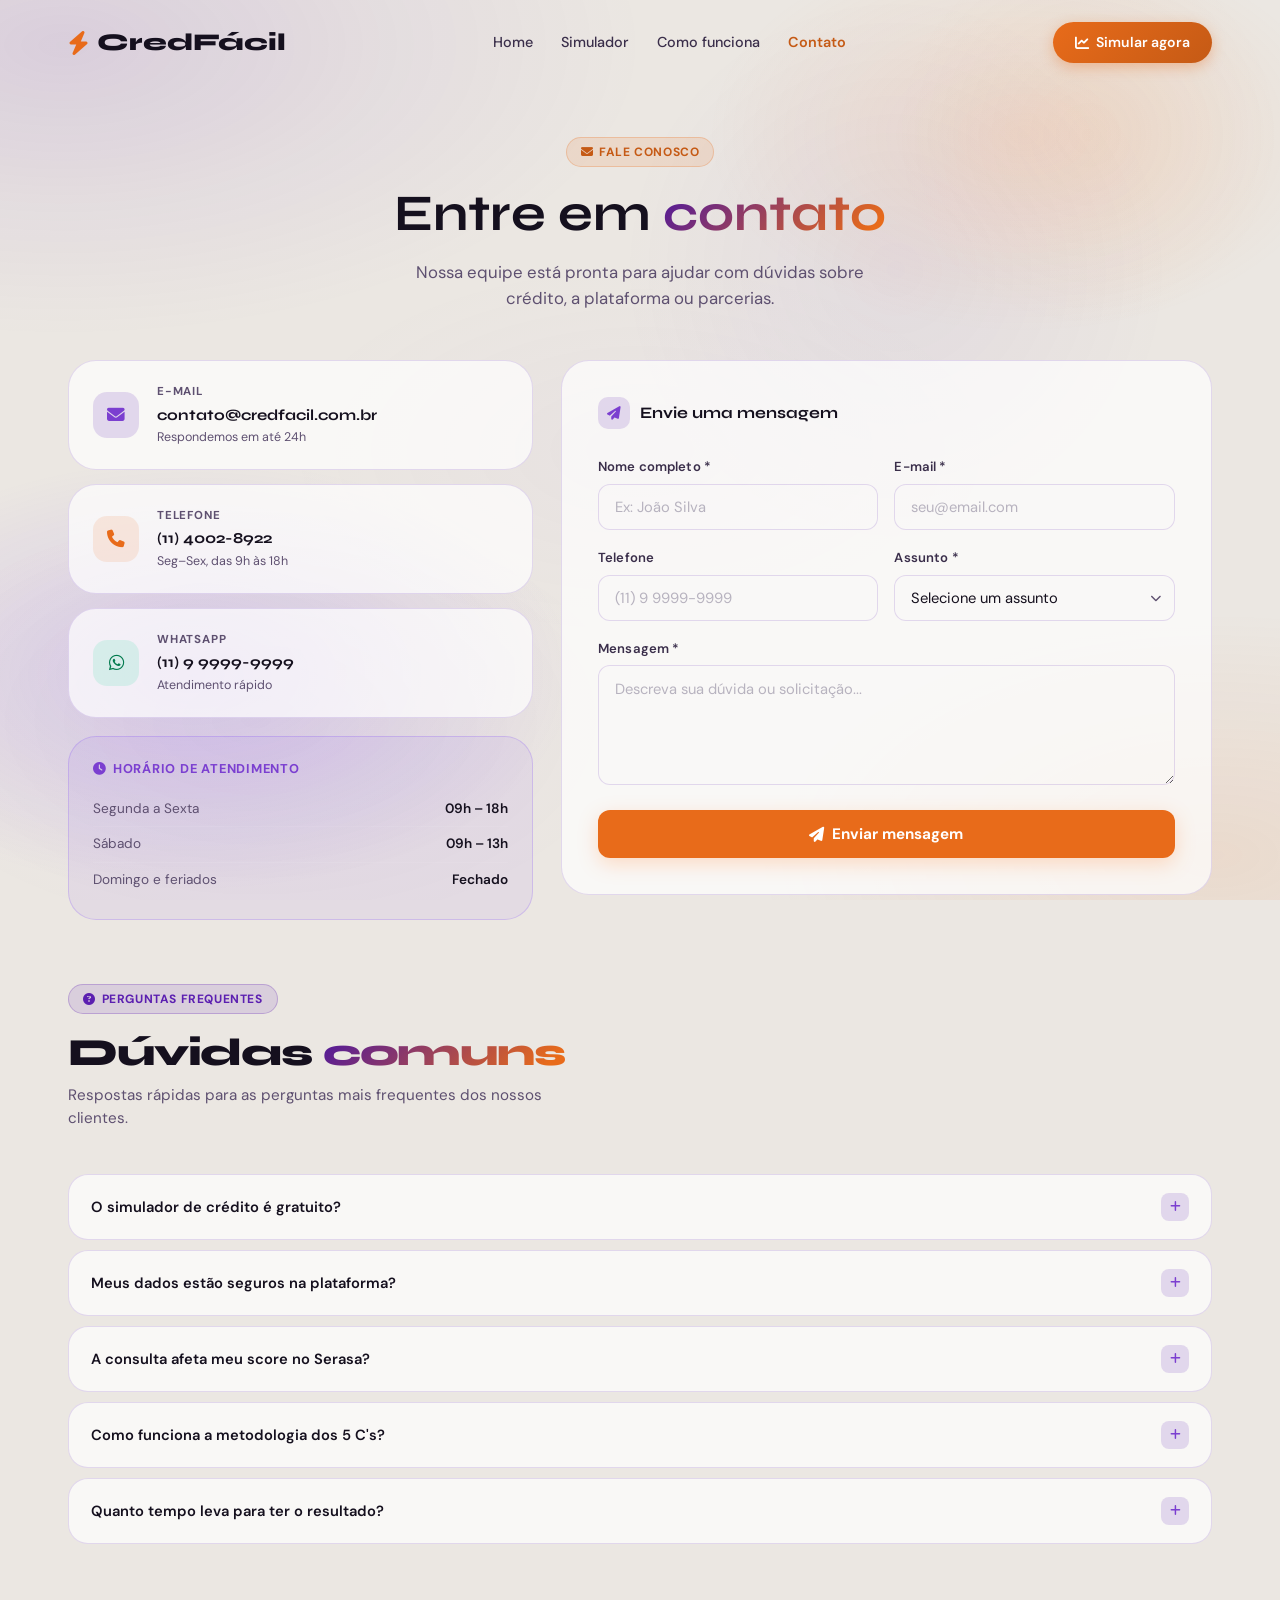
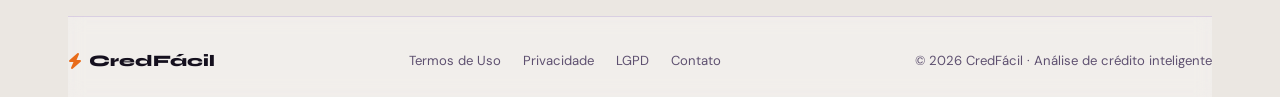
<file: Contato.html>
<!DOCTYPE html>
<html lang="pt-BR">
<head>
  <meta charset="UTF-8">
  <meta name="viewport" content="width=device-width, initial-scale=1.0">
  <title>Contato · CredFácil</title>
  <link rel="preconnect" href="https://fonts.googleapis.com">
  <link rel="preconnect" href="https://fonts.gstatic.com" crossorigin>
  <link href="https://fonts.googleapis.com/css2?family=Syne:wght@400;500;600;700;800&family=DM+Sans:opsz,wght@9..40,300;9..40,400;9..40,500;9..40,600&display=swap" rel="stylesheet">
  <link rel="stylesheet" href="https://cdnjs.cloudflare.com/ajax/libs/font-awesome/6.4.0/css/all.min.css">
  <link rel="stylesheet" href="css/variables.css">
  <link rel="stylesheet" href="css/components.css">
  <link rel="stylesheet" href="css/contato.css">
</head>
<body>
<div class="container">

  <header class="navbar">
    <a href="index.html" class="logo"><i class="fas fa-bolt"></i> CredFácil</a>
    <nav class="nav-links">
      <a href="index.html"         class="nav-link">Home</a>
      <a href="analise.html"       class="nav-link">Simulador</a>
      <a href="como-funciona.html" class="nav-link">Como funciona</a>
      <a href="contato.html"       class="nav-link active">Contato</a>
    </nav>
    <a href="analise.html" class="btn-nav"><i class="fas fa-chart-line"></i> Simular agora</a>
  </header>

  <section class="page-header">
    <div class="badge-label badge-orange"><i class="fas fa-envelope"></i> Fale conosco</div>
    <h1>Entre em <span class="grad">contato</span></h1>
    <p>Nossa equipe está pronta para ajudar com dúvidas sobre crédito, a plataforma ou parcerias.</p>
  </section>

  <div class="contact-grid">

    <!-- Canais de contato -->
    <div>
      <div class="channels">

        <a href="mailto:contato@credfacil.com.br" class="channel-card">
          <div class="channel-icon ch-purple"><i class="fas fa-envelope"></i></div>
          <div class="channel-info">
            <div class="channel-label">E-mail</div>
            <div class="channel-value">contato@credfacil.com.br</div>
            <div class="channel-sub">Respondemos em até 24h</div>
          </div>
        </a>

        <a href="tel:+551140028922" class="channel-card">
          <div class="channel-icon ch-orange"><i class="fas fa-phone"></i></div>
          <div class="channel-info">
            <div class="channel-label">Telefone</div>
            <div class="channel-value">(11) 4002-8922</div>
            <div class="channel-sub">Seg–Sex, das 9h às 18h</div>
          </div>
        </a>

        <a href="https://wa.me/5511999999999" target="_blank" class="channel-card">
          <div class="channel-icon ch-green"><i class="fab fa-whatsapp"></i></div>
          <div class="channel-info">
            <div class="channel-label">WhatsApp</div>
            <div class="channel-value">(11) 9 9999-9999</div>
            <div class="channel-sub">Atendimento rápido</div>
          </div>
        </a>

      </div>

      <div style="height:18px"></div>

      <div class="hours-card">
        <div class="hours-title"><i class="fas fa-clock" style="margin-right:6px"></i>Horário de atendimento</div>
        <div class="hours-row"><span class="day">Segunda a Sexta</span><span class="hours">09h – 18h</span></div>
        <div class="hours-row"><span class="day">Sábado</span><span class="hours">09h – 13h</span></div>
        <div class="hours-row"><span class="day">Domingo e feriados</span><span class="hours">Fechado</span></div>
      </div>
    </div>

    <!-- Formulário -->
    <div class="contact-form-card">
      <div class="card-title">
        <span class="card-icon card-icon-purple"><i class="fas fa-paper-plane"></i></span>
        Envie uma mensagem
      </div>

      <form id="contactForm">

        <div class="form-row">
          <div class="form-group">
            <label for="ctNome">Nome completo *</label>
            <input type="text" id="ctNome" class="form-control" placeholder="Ex: João Silva" required>
          </div>
          <div class="form-group">
            <label for="ctEmail">E-mail *</label>
            <input type="email" id="ctEmail" class="form-control" placeholder="seu@email.com" required>
          </div>
        </div>

        <div class="form-row">
          <div class="form-group">
            <label for="ctTelefone">Telefone</label>
            <input type="text" id="ctTelefone" class="form-control" placeholder="(11) 9 9999-9999" maxlength="16">
          </div>
          <div class="form-group">
            <label for="ctAssunto">Assunto *</label>
            <div class="select-wrap">
              <select id="ctAssunto" class="form-control" required>
                <option value="">Selecione um assunto</option>
                <option value="duvida-credito">Dúvida sobre crédito</option>
                <option value="duvida-plataforma">Dúvida sobre a plataforma</option>
                <option value="parceria">Parceria comercial</option>
                <option value="suporte">Suporte técnico</option>
                <option value="lgpd">LGPD / Privacidade</option>
                <option value="outro">Outro</option>
              </select>
            </div>
          </div>
        </div>

        <div class="form-group">
          <label for="ctMensagem">Mensagem *</label>
          <textarea id="ctMensagem" class="form-control" placeholder="Descreva sua dúvida ou solicitação..." required></textarea>
        </div>

        <button type="submit" class="btn-submit" id="btnEnviar">
          <i class="fas fa-paper-plane"></i> Enviar mensagem
        </button>

        <div class="form-feedback" id="formFeedback">
          <i class="fas fa-check-circle"></i>
          Mensagem enviada com sucesso! Retornaremos em até 24h.
        </div>

      </form>
    </div>

  </div><!-- /contact-grid -->

  <!-- FAQ -->
  <section class="faq-section">
    <div class="badge-label badge-purple"><i class="fas fa-question-circle"></i> Perguntas frequentes</div>
    <h2 class="section-title">Dúvidas <span class="grad">comuns</span></h2>
    <p class="section-sub">Respostas rápidas para as perguntas mais frequentes dos nossos clientes.</p>

    <div class="faq-list">

      <div class="faq-item">
        <div class="faq-question">
          <span>O simulador de crédito é gratuito?</span>
          <div class="faq-toggle"><i class="fas fa-plus"></i></div>
        </div>
        <div class="faq-answer">
          <p>Sim, o uso do simulador de crédito da CredFácil é totalmente gratuito e sem compromisso. Você pode simular quantas vezes quiser para entender seu perfil de crédito antes de solicitar oficialmente.</p>
        </div>
      </div>

      <div class="faq-item">
        <div class="faq-question">
          <span>Meus dados estão seguros na plataforma?</span>
          <div class="faq-toggle"><i class="fas fa-plus"></i></div>
        </div>
        <div class="faq-answer">
          <p>Absolutamente. A CredFácil utiliza criptografia de ponta a ponta e está em total conformidade com a LGPD (Lei Geral de Proteção de Dados). Seus dados são usados exclusivamente para a análise de crédito e nunca são compartilhados com terceiros sem sua autorização.</p>
        </div>
      </div>

      <div class="faq-item">
        <div class="faq-question">
          <span>A consulta afeta meu score no Serasa?</span>
          <div class="faq-toggle"><i class="fas fa-plus"></i></div>
        </div>
        <div class="faq-answer">
          <p>O simulador interno da CredFácil não realiza consultas diretas nos bureaus de crédito, portanto não impacta seu score externo. Em uma solicitação oficial de crédito, pode haver consulta formal, o que é informado previamente.</p>
        </div>
      </div>

      <div class="faq-item">
        <div class="faq-question">
          <span>Como funciona a metodologia dos 5 C's?</span>
          <div class="faq-toggle"><i class="fas fa-plus"></i></div>
        </div>
        <div class="faq-answer">
          <p>Os 5 C's do Crédito são: Caráter (histórico de pagamentos), Capacidade (renda e comprometimento), Capital (patrimônio), Condições (cenário econômico) e Colateral (garantias). Cada critério recebe uma pontuação que compõe o score final de 0 a 1000 pontos.</p>
        </div>
      </div>

      <div class="faq-item">
        <div class="faq-question">
          <span>Quanto tempo leva para ter o resultado?</span>
          <div class="faq-toggle"><i class="fas fa-plus"></i></div>
        </div>
        <div class="faq-answer">
          <p>O resultado do simulador é instantâneo, em menos de 5 segundos após o envio dos dados. Em uma solicitação oficial, o prazo pode variar conforme a alçada de aprovação definida pelo nível de risco calculado.</p>
        </div>
      </div>

    </div>
  </section>

  <footer class="footer">
    <div class="footer-inner">
      <div class="footer-logo"><i class="fas fa-bolt" style="color:var(--orange)"></i> CredFácil</div>
      <div class="footer-links">
        <a href="#">Termos de Uso</a>
        <a href="#">Privacidade</a>
        <a href="#">LGPD</a>
        <a href="contato.html">Contato</a>
      </div>
      <div class="footer-copy">© 2026 CredFácil · Análise de crédito inteligente</div>
    </div>
  </footer>

</div>
<script src="js/utils.js"></script>
<script src="js/contato.js"></script>
</body>
</html>
</file>
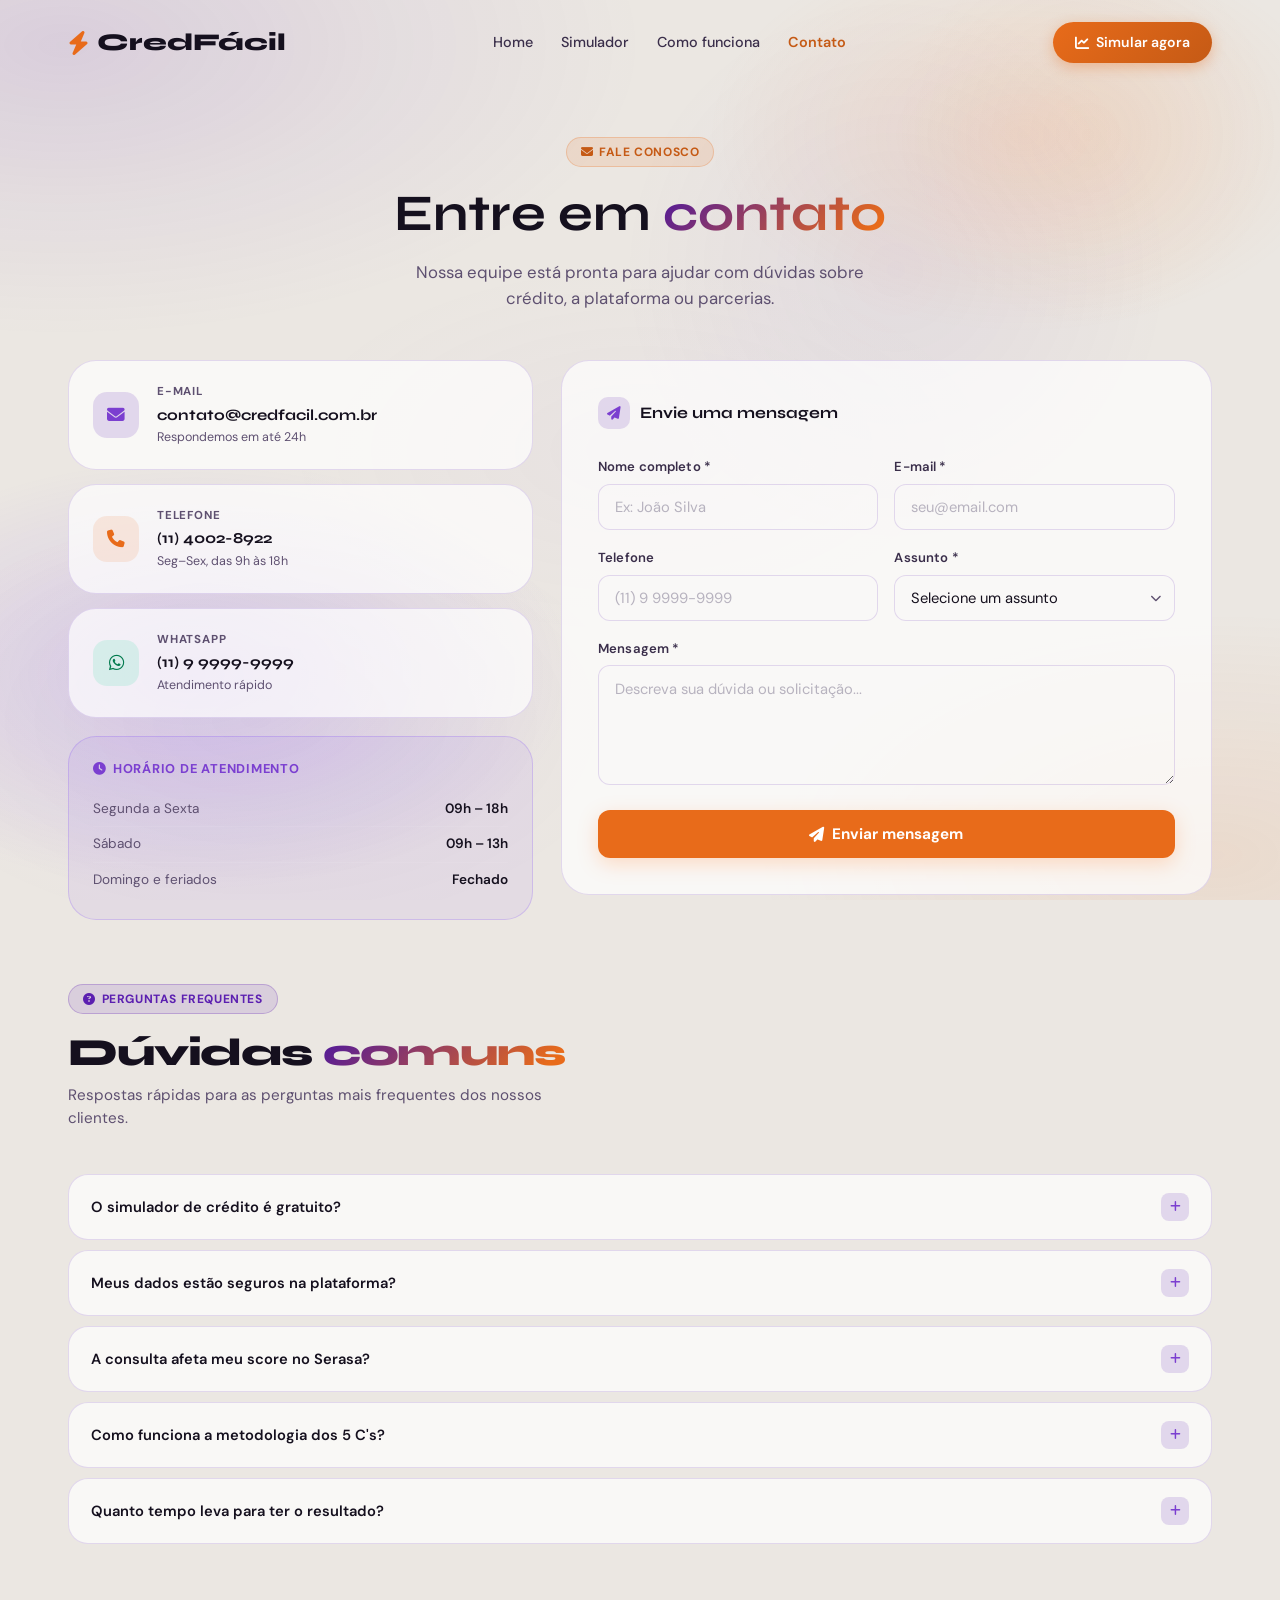
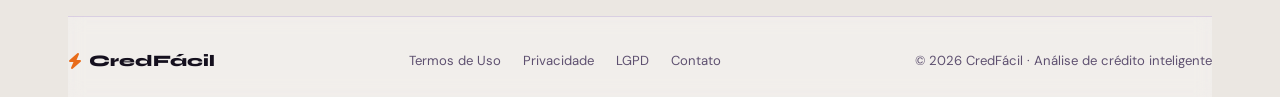
<file: contato.html>
<!DOCTYPE html>
<html lang="pt-BR">
<head>
  <meta charset="UTF-8">
  <meta name="viewport" content="width=device-width, initial-scale=1.0">
  <title>Contato · CredFácil</title>
  <link rel="preconnect" href="https://fonts.googleapis.com">
  <link rel="preconnect" href="https://fonts.gstatic.com" crossorigin>
  <link href="https://fonts.googleapis.com/css2?family=Syne:wght@400;500;600;700;800&family=DM+Sans:opsz,wght@9..40,300;9..40,400;9..40,500;9..40,600&display=swap" rel="stylesheet">
  <link rel="stylesheet" href="https://cdnjs.cloudflare.com/ajax/libs/font-awesome/6.4.0/css/all.min.css">
  <link rel="stylesheet" href="css/variables.css">
  <link rel="stylesheet" href="css/components.css">
  <link rel="stylesheet" href="css/contato.css">
</head>
<body>
<div class="container">

  <header class="navbar">
    <a href="index.html" class="logo"><i class="fas fa-bolt"></i> CredFácil</a>
    <nav class="nav-links">
      <a href="index.html"         class="nav-link">Home</a>
      <a href="analise.html"       class="nav-link">Simulador</a>
      <a href="como-funciona.html" class="nav-link">Como funciona</a>
      <a href="contato.html"       class="nav-link active">Contato</a>
    </nav>
    <a href="analise.html" class="btn-nav"><i class="fas fa-chart-line"></i> Simular agora</a>
  </header>

  <section class="page-header">
    <div class="badge-label badge-orange"><i class="fas fa-envelope"></i> Fale conosco</div>
    <h1>Entre em <span class="grad">contato</span></h1>
    <p>Nossa equipe está pronta para ajudar com dúvidas sobre crédito, a plataforma ou parcerias.</p>
  </section>

  <div class="contact-grid">

    <!-- Canais de contato -->
    <div>
      <div class="channels">

        <a href="mailto:contato@credfacil.com.br" class="channel-card">
          <div class="channel-icon ch-purple"><i class="fas fa-envelope"></i></div>
          <div class="channel-info">
            <div class="channel-label">E-mail</div>
            <div class="channel-value">contato@credfacil.com.br</div>
            <div class="channel-sub">Respondemos em até 24h</div>
          </div>
        </a>

        <a href="tel:+551140028922" class="channel-card">
          <div class="channel-icon ch-orange"><i class="fas fa-phone"></i></div>
          <div class="channel-info">
            <div class="channel-label">Telefone</div>
            <div class="channel-value">(11) 4002-8922</div>
            <div class="channel-sub">Seg–Sex, das 9h às 18h</div>
          </div>
        </a>

        <a href="https://wa.me/5511999999999" target="_blank" class="channel-card">
          <div class="channel-icon ch-green"><i class="fab fa-whatsapp"></i></div>
          <div class="channel-info">
            <div class="channel-label">WhatsApp</div>
            <div class="channel-value">(11) 9 9999-9999</div>
            <div class="channel-sub">Atendimento rápido</div>
          </div>
        </a>

      </div>

      <div style="height:18px"></div>

      <div class="hours-card">
        <div class="hours-title"><i class="fas fa-clock" style="margin-right:6px"></i>Horário de atendimento</div>
        <div class="hours-row"><span class="day">Segunda a Sexta</span><span class="hours">09h – 18h</span></div>
        <div class="hours-row"><span class="day">Sábado</span><span class="hours">09h – 13h</span></div>
        <div class="hours-row"><span class="day">Domingo e feriados</span><span class="hours">Fechado</span></div>
      </div>
    </div>

    <!-- Formulário -->
    <div class="contact-form-card">
      <div class="card-title">
        <span class="card-icon card-icon-purple"><i class="fas fa-paper-plane"></i></span>
        Envie uma mensagem
      </div>

      <form id="contactForm">

        <div class="form-row">
          <div class="form-group">
            <label for="ctNome">Nome completo *</label>
            <input type="text" id="ctNome" class="form-control" placeholder="Ex: João Silva" required>
          </div>
          <div class="form-group">
            <label for="ctEmail">E-mail *</label>
            <input type="email" id="ctEmail" class="form-control" placeholder="seu@email.com" required>
          </div>
        </div>

        <div class="form-row">
          <div class="form-group">
            <label for="ctTelefone">Telefone</label>
            <input type="text" id="ctTelefone" class="form-control" placeholder="(11) 9 9999-9999" maxlength="16">
          </div>
          <div class="form-group">
            <label for="ctAssunto">Assunto *</label>
            <div class="select-wrap">
              <select id="ctAssunto" class="form-control" required>
                <option value="">Selecione um assunto</option>
                <option value="duvida-credito">Dúvida sobre crédito</option>
                <option value="duvida-plataforma">Dúvida sobre a plataforma</option>
                <option value="parceria">Parceria comercial</option>
                <option value="suporte">Suporte técnico</option>
                <option value="lgpd">LGPD / Privacidade</option>
                <option value="outro">Outro</option>
              </select>
            </div>
          </div>
        </div>

        <div class="form-group">
          <label for="ctMensagem">Mensagem *</label>
          <textarea id="ctMensagem" class="form-control" placeholder="Descreva sua dúvida ou solicitação..." required></textarea>
        </div>

        <button type="submit" class="btn-submit" id="btnEnviar">
          <i class="fas fa-paper-plane"></i> Enviar mensagem
        </button>

        <div class="form-feedback" id="formFeedback">
          <i class="fas fa-check-circle"></i>
          Mensagem enviada com sucesso! Retornaremos em até 24h.
        </div>

      </form>
    </div>

  </div><!-- /contact-grid -->

  <!-- FAQ -->
  <section class="faq-section">
    <div class="badge-label badge-purple"><i class="fas fa-question-circle"></i> Perguntas frequentes</div>
    <h2 class="section-title">Dúvidas <span class="grad">comuns</span></h2>
    <p class="section-sub">Respostas rápidas para as perguntas mais frequentes dos nossos clientes.</p>

    <div class="faq-list">

      <div class="faq-item">
        <div class="faq-question">
          <span>O simulador de crédito é gratuito?</span>
          <div class="faq-toggle"><i class="fas fa-plus"></i></div>
        </div>
        <div class="faq-answer">
          <p>Sim, o uso do simulador de crédito da CredFácil é totalmente gratuito e sem compromisso. Você pode simular quantas vezes quiser para entender seu perfil de crédito antes de solicitar oficialmente.</p>
        </div>
      </div>

      <div class="faq-item">
        <div class="faq-question">
          <span>Meus dados estão seguros na plataforma?</span>
          <div class="faq-toggle"><i class="fas fa-plus"></i></div>
        </div>
        <div class="faq-answer">
          <p>Absolutamente. A CredFácil utiliza criptografia de ponta a ponta e está em total conformidade com a LGPD (Lei Geral de Proteção de Dados). Seus dados são usados exclusivamente para a análise de crédito e nunca são compartilhados com terceiros sem sua autorização.</p>
        </div>
      </div>

      <div class="faq-item">
        <div class="faq-question">
          <span>A consulta afeta meu score no Serasa?</span>
          <div class="faq-toggle"><i class="fas fa-plus"></i></div>
        </div>
        <div class="faq-answer">
          <p>O simulador interno da CredFácil não realiza consultas diretas nos bureaus de crédito, portanto não impacta seu score externo. Em uma solicitação oficial de crédito, pode haver consulta formal, o que é informado previamente.</p>
        </div>
      </div>

      <div class="faq-item">
        <div class="faq-question">
          <span>Como funciona a metodologia dos 5 C's?</span>
          <div class="faq-toggle"><i class="fas fa-plus"></i></div>
        </div>
        <div class="faq-answer">
          <p>Os 5 C's do Crédito são: Caráter (histórico de pagamentos), Capacidade (renda e comprometimento), Capital (patrimônio), Condições (cenário econômico) e Colateral (garantias). Cada critério recebe uma pontuação que compõe o score final de 0 a 1000 pontos.</p>
        </div>
      </div>

      <div class="faq-item">
        <div class="faq-question">
          <span>Quanto tempo leva para ter o resultado?</span>
          <div class="faq-toggle"><i class="fas fa-plus"></i></div>
        </div>
        <div class="faq-answer">
          <p>O resultado do simulador é instantâneo, em menos de 5 segundos após o envio dos dados. Em uma solicitação oficial, o prazo pode variar conforme a alçada de aprovação definida pelo nível de risco calculado.</p>
        </div>
      </div>

    </div>
  </section>

  <footer class="footer">
    <div class="footer-inner">
      <div class="footer-logo"><i class="fas fa-bolt" style="color:var(--orange)"></i> CredFácil</div>
      <div class="footer-links">
        <a href="#">Termos de Uso</a>
        <a href="#">Privacidade</a>
        <a href="#">LGPD</a>
        <a href="contato.html">Contato</a>
      </div>
      <div class="footer-copy">© 2026 CredFácil · Análise de crédito inteligente</div>
    </div>
  </footer>

</div>

  <!-- VLibras (acessibilidade) -->
<div vw class="enabled">
  <div vw-access-button class="active"></div>
  <div vw-plugin-wrapper><div class="vw-plugin-top-wrapper"></div></div>
</div>
<script src="https://vlibras.gov.br/app/vlibras-plugin.js"></script>
<script>new window.VLibras.Widget('https://vlibras.gov.br/app');</script>
  
<script src="js/utils.js"></script>
<script src="js/contato.js"></script>
</body>
</html>
</file>
<file: css/variables.css>
/* ============================================================
   CREDFÁCIL — VARIABLES & RESET (TEMA STONE CLARO + ORGÂNICO)
   Tokens de design compartilhados por todas as páginas
   ============================================================ */

:root {
  /* Cores principais */
  --purple:        #5B1FB0;      /* Roxo mais escuro para melhor contraste */
  --purple-mid:    #7B3FD0;
  --purple-light:  #9B6BDF;
  --purple-soft:   rgba(91, 31, 176, 0.15);
  --orange:        #E86B1A;      /* Laranja mais vibrante */
  --orange-soft:   rgba(232, 107, 26, 0.12);
  --orange-dark:   #C55A15;

  /* Fundos - Tema Stone Claro */
  --bg:            #EBE7E2;
  --bg2:           #E0DBD5;
  --surface:       rgba(255, 255, 255, 0.70);
  --surface-dark:  rgba(255, 255, 255, 0.85);

  /* Bordas */
  --border:        rgba(91, 31, 176, 0.15);
  --border-active: rgba(91, 31, 176, 0.40);

  /* Texto - ALTO CONTRASTE */
  --text:          #15101E;      /* Quase preto - máxima legibilidade */
  --text-dim:      #3A2E4A;      /* Roxo escuro legível */
  --text-muted:    #5E5070;      /* Roxo acinzentado */
  --text-light:    #7A6B8A;      /* Para placeholders */

  /* Feedback */
  --success:       #007A4D;
  --success-light: #00A86B;
  --warning:       #B8860B;
  --warning-light: #D4A810;
  --danger:        #C62828;
  --danger-light:  #E53935;

  /* Gradientes para textos */
  --grad-text:     linear-gradient(135deg, #4A15A0 0%, #E86B1A 90%);

  /* Bordas arredondadas */
  --radius-sm:     12px;
  --radius:        20px;
  --radius-lg:     28px;
  --radius-xl:     40px;
}

/* ===== RESET ===== */
*, *::before, *::after {
  margin: 0;
  padding: 0;
  box-sizing: border-box;
}

/* ===== BASE ===== */
body {
  font-family: 'DM Sans', sans-serif;
  background: var(--bg);
  color: var(--text);
  min-height: 100vh;
  overflow-x: hidden;
  line-height: 1.5;
  position: relative;
}

/* ═══════════════════════════════════════════════════════════
   TEXTURA - LINHAS + MANCHAS ORGÂNICAS (APLICADA EM TODAS AS PÁGINAS)
   ═══════════════════════════════════════════════════════════ */

/* Camada 1: Linhas diagonais sutis */
body::before {
  content: '';
  position: fixed;
  inset: 0;
  background-image: 
    /* Linhas finas roxas */
    repeating-linear-gradient(45deg, 
      rgba(91, 31, 176, 0.04) 0px, 
      rgba(91, 31, 176, 0.04) 1px,
      transparent 1px, 
      transparent 12px),
    /* Linhas finas laranjas */
    repeating-linear-gradient(-45deg, 
      rgba(232, 107, 26, 0.03) 0px, 
      rgba(232, 107, 26, 0.03) 1px,
      transparent 1px, 
      transparent 16px),
    /* Linhas verticais sutis */
    repeating-linear-gradient(90deg,
      rgba(91, 31, 176, 0.02) 0px,
      rgba(91, 31, 176, 0.02) 1px,
      transparent 1px,
      transparent 40px);
  pointer-events: none;
  z-index: 0;
}

/* Camada 2: Manchas orgânicas coloridas */
body::after {
  content: '';
  position: fixed;
  inset: 0;
  background: 
    /* Mancha roxa - superior esquerda (grande) */
    radial-gradient(ellipse 70% 50% at 5% 5%, 
      rgba(91, 31, 176, 0.12) 0%, 
      rgba(91, 31, 176, 0.04) 40%,
      transparent 65%),
    /* Mancha laranja - inferior direita */
    radial-gradient(ellipse 60% 45% at 95% 95%, 
      rgba(232, 107, 26, 0.10) 0%, 
      transparent 60%),
    /* Mancha roxa - centro-direita */
    radial-gradient(circle 500px at 70% 30%, 
      rgba(91, 31, 176, 0.06) 0%, 
      transparent 55%),
    /* Mancha laranja - canto superior direito */
    radial-gradient(circle 350px at 85% 15%, 
      rgba(232, 107, 26, 0.06) 0%, 
      transparent 55%),
    /* Mancha roxa - inferior esquerda */
    radial-gradient(ellipse 50% 40% at 20% 80%, 
      rgba(123, 63, 208, 0.05) 0%, 
      transparent 60%),
    /* Mancha central sutil */
    radial-gradient(ellipse 40% 30% at 50% 50%, 
      rgba(155, 107, 223, 0.04) 0%, 
      transparent 70%);
  pointer-events: none;
  z-index: 0;
}

/* ===== LAYOUT ===== */
.container {
  max-width: 1200px;
  margin: 0 auto;
  padding: 0 28px;
  position: relative;
  z-index: 1;
}

/* ===== TIPOGRAFIA ===== */
h1, h2, h3, h4 {
  font-family: 'Syne', sans-serif;
  letter-spacing: normal;
  font-weight: 700;
  line-height: 1.2;
  color: var(--text);
}

.grad {
  background: var(--grad-text);
  -webkit-background-clip: text;
  background-clip: text;
  color: transparent;
}

/* Textos com cor roxa - agora com contraste adequado */
.text-purple {
  color: var(--purple);
  font-weight: 600;
}

.text-orange {
  color: var(--orange-dark);
  font-weight: 600;
}

/* ===== TRANSIÇÕES ENTRE PÁGINAS ===== */
.container {
  animation: pageEnter 0.4s cubic-bezier(0.16, 1, 0.3, 1);
}

@keyframes pageEnter {
  0% {
    opacity: 0;
    transform: translateY(12px);
  }
  100% {
    opacity: 1;
    transform: translateY(0);
  }
}

/* ===== ANIMAÇÕES GLOBAIS ===== */
@keyframes fadeInUp {
  from { opacity: 0; transform: translateY(20px); }
  to   { opacity: 1; transform: translateY(0); }
}

@keyframes floatUp {
  from { opacity: 0; transform: translateY(28px); }
  to   { opacity: 1; transform: translateY(0); }
}

@keyframes spin {
  to { transform: rotate(360deg); }
}

@keyframes growBar {
  from { transform: scaleY(0); transform-origin: bottom; }
  to   { transform: scaleY(1); }
}

@keyframes fadeIn {
  to { opacity: 1; }
}

@keyframes slideInLeft {
  from { opacity: 0; transform: translateX(-30px); }
  to   { opacity: 1; transform: translateX(0); }
}

@keyframes slideInRight {
  from { opacity: 0; transform: translateX(30px); }
  to   { opacity: 1; transform: translateX(0); }
}

@keyframes pulse {
  0%, 100% { transform: scale(1); }
  50% { transform: scale(1.05); }
}

@keyframes shimmer {
  0% { background-position: -200% 0; }
  100% { background-position: 200% 0; }
}

/* ===== SCROLLBAR ESTILIZADA ===== */
::-webkit-scrollbar {
  width: 8px;
  height: 8px;
}

::-webkit-scrollbar-track {
  background: rgba(91, 31, 176, 0.08);
  border-radius: 4px;
}

::-webkit-scrollbar-thumb {
  background: rgba(91, 31, 176, 0.30);
  border-radius: 4px;
}

::-webkit-scrollbar-thumb:hover {
  background: rgba(91, 31, 176, 0.45);
}
</file>
<file: css/components.css>
/* ============================================================
   CREDFÁCIL — COMPONENTS (TEMA STONE CLARO)
   Navbar, Footer, Botões, Badges, Cards reutilizáveis
   ============================================================ */

/* ===== NAVBAR ===== */
.navbar {
  display: flex;
  align-items: center;
  justify-content: space-between;
  padding: 22px 0;
}

.logo {
  font-family: 'Syne', sans-serif;
  font-size: 1.5rem;
  font-weight: 800;
  color: var(--text);
  text-decoration: none;
  display: flex;
  align-items: center;
  gap: 8px;
}
.logo i { color: var(--orange); }

.nav-links {
  display: flex;
  gap: 28px;
}

.nav-link {
  color: var(--text-dim);
  text-decoration: none;
  font-size: 0.9rem;
  font-weight: 500;
  transition: all 0.2s;
}
.nav-link:hover { 
  color: var(--text);
}
.nav-link.active { 
  color: var(--orange-dark);
  font-weight: 600;
}

/* ===== BOTÕES COM ANIMAÇÕES RESTAURADAS ===== */

/* Botão Primário - Analisar Agora */
.btn-primary {
  background: linear-gradient(135deg, var(--orange), var(--orange-dark));
  color: white;
  padding: 14px 32px;
  border-radius: 50px;
  text-decoration: none;
  font-size: 0.95rem;
  font-weight: 700;
  font-family: 'DM Sans', sans-serif;
  display: inline-flex;
  align-items: center;
  gap: 10px;
  border: none;
  cursor: pointer;
  box-shadow: 0 8px 24px rgba(232, 107, 26, 0.35);
  transition: all 0.3s cubic-bezier(0.16, 1, 0.3, 1);
  position: relative;
  overflow: hidden;
}
.btn-primary::before {
  content: '';
  position: absolute;
  top: 0;
  left: -100%;
  width: 100%;
  height: 100%;
  background: linear-gradient(90deg, transparent, rgba(255,255,255,0.3), transparent);
  transition: left 0.5s;
}
.btn-primary:hover {
  transform: translateY(-3px);
  box-shadow: 0 14px 32px rgba(232, 107, 26, 0.45);
}
.btn-primary:hover::before {
  left: 100%;
}
.btn-primary:active {
  transform: translateY(-1px);
  box-shadow: 0 6px 18px rgba(232, 107, 26, 0.40);
}

/* Botão Submit (Analisar Crédito) */
.btn-submit {
  width: 100%;
  padding: 15px;
  background: linear-gradient(135deg, var(--purple), #4A15A0);
  border: none;
  border-radius: var(--radius-sm);
  color: white;
  font-size: 0.95rem;
  font-weight: 700;
  font-family: 'DM Sans', sans-serif;
  cursor: pointer;
  transition: all 0.3s cubic-bezier(0.16, 1, 0.3, 1);
  display: flex;
  align-items: center;
  justify-content: center;
  gap: 10px;
  box-shadow: 0 8px 24px rgba(91, 31, 176, 0.35);
  position: relative;
  overflow: hidden;
}
.btn-submit::before {
  content: '';
  position: absolute;
  top: 0;
  left: -100%;
  width: 100%;
  height: 100%;
  background: linear-gradient(90deg, transparent, rgba(255,255,255,0.2), transparent);
  transition: left 0.5s;
}
.btn-submit:hover {
  transform: translateY(-3px);
  box-shadow: 0 14px 32px rgba(91, 31, 176, 0.45);
  background: linear-gradient(135deg, #6B2FD0, #5B1FB0);
}
.btn-submit:hover::before {
  left: 100%;
}
.btn-submit:active {
  transform: translateY(-1px);
  box-shadow: 0 6px 18px rgba(91, 31, 176, 0.40);
}
.btn-submit:disabled {
  opacity: 0.6;
  cursor: not-allowed;
  transform: none;
  box-shadow: 0 4px 12px rgba(91, 31, 176, 0.20);
}

/* Botão Reset (Limpar Formulário) */
.btn-reset {
  width: 100%;
  padding: 12px;
  background: transparent;
  border: 1.5px solid var(--border);
  border-radius: var(--radius-sm);
  color: var(--text-dim);
  font-size: 0.88rem;
  font-weight: 500;
  font-family: 'DM Sans', sans-serif;
  cursor: pointer;
  transition: all 0.25s ease;
  margin-top: 10px;
  display: flex;
  align-items: center;
  justify-content: center;
  gap: 8px;
}
.btn-reset:hover {
  border-color: var(--purple);
  color: var(--purple);
  background: rgba(91, 31, 176, 0.05);
  transform: translateY(-2px);
}
.btn-reset:active {
  transform: translateY(0);
}

/* Botão Outline */
.btn-outline {
  background: transparent;
  border: 1.5px solid var(--border);
  color: var(--text-dim);
  padding: 12px 24px;
  border-radius: 50px;
  text-decoration: none;
  font-size: 0.88rem;
  font-weight: 500;
  font-family: 'DM Sans', sans-serif;
  display: inline-flex;
  align-items: center;
  gap: 7px;
  cursor: pointer;
  transition: all 0.25s ease;
}
.btn-outline:hover {
  border-color: var(--purple);
  color: var(--purple);
  background: rgba(91, 31, 176, 0.05);
  transform: translateY(-2px);
}

/* Botão de Navegação */
.btn-nav {
  background: linear-gradient(135deg, var(--orange), var(--orange-dark));
  color: white;
  padding: 10px 22px;
  border-radius: 50px;
  text-decoration: none;
  font-size: 0.88rem;
  font-weight: 600;
  transition: all 0.25s ease;
  display: flex;
  align-items: center;
  gap: 7px;
  box-shadow: 0 4px 14px rgba(232, 107, 26, 0.35);
}
.btn-nav:hover {
  transform: translateY(-2px);
  box-shadow: 0 8px 20px rgba(232, 107, 26, 0.45);
}

.btn-nav-ghost {
  background: var(--surface);
  border: 1.5px solid var(--border);
  color: var(--text-dim);
  padding: 9px 20px;
  border-radius: 50px;
  text-decoration: none;
  font-size: 0.88rem;
  font-weight: 500;
  transition: all 0.25s ease;
  display: flex;
  align-items: center;
  gap: 7px;
}
.btn-nav-ghost:hover {
  border-color: var(--purple);
  color: var(--purple);
  background: rgba(91, 31, 176, 0.05);
  transform: translateY(-2px);
}

/* Botão Ghost */
.btn-ghost {
  color: var(--text-muted);
  font-size: 0.9rem;
  text-decoration: none;
  display: flex;
  align-items: center;
  gap: 7px;
  transition: all 0.2s;
  background: none;
  border: none;
  cursor: pointer;
  font-family: 'DM Sans', sans-serif;
}
.btn-ghost:hover { 
  color: var(--purple);
  transform: translateX(4px);
}

/* Botão CTA */
.btn-cta {
  background: white;
  color: var(--purple);
  font-weight: 700;
  font-size: 1rem;
  padding: 14px 32px;
  border-radius: 50px;
  text-decoration: none;
  display: inline-flex;
  align-items: center;
  gap: 10px;
  box-shadow: 0 8px 24px rgba(0, 0, 0, 0.12);
  transition: all 0.3s cubic-bezier(0.16, 1, 0.3, 1);
}
.btn-cta:hover {
  transform: translateY(-3px);
  box-shadow: 0 14px 32px rgba(0, 0, 0, 0.18);
}
.btn-cta:active {
  transform: translateY(-1px);
}

/* ===== CARDS ===== */
.card {
  background: var(--surface-dark);
  backdrop-filter: blur(16px);
  -webkit-backdrop-filter: blur(16px);
  border: 1px solid rgba(255, 255, 255, 0.50);
  border-radius: var(--radius-lg);
  padding: 32px;
  box-shadow: 0 8px 32px rgba(0, 0, 0, 0.06);
  transition: transform 0.3s ease, box-shadow 0.3s ease;
}
.card:hover {
  box-shadow: 0 12px 40px rgba(91, 31, 176, 0.08);
}

.card-title {
  font-family: 'Syne', sans-serif;
  font-size: 1rem;
  font-weight: 700;
  color: var(--text);
  margin-bottom: 24px;
  display: flex;
  align-items: center;
  gap: 10px;
}

.card-icon {
  width: 32px;
  height: 32px;
  border-radius: 10px;
  display: flex;
  align-items: center;
  justify-content: center;
  font-size: 0.85rem;
}
.card-icon-purple { 
  background: rgba(91, 31, 176, 0.15); 
  color: var(--purple); 
}
.card-icon-orange { 
  background: rgba(232, 107, 26, 0.15); 
  color: var(--orange-dark); 
}

/* ===== BADGES / LABELS ===== */
.badge-label {
  display: inline-flex;
  align-items: center;
  gap: 6px;
  padding: 5px 14px;
  border-radius: 50px;
  font-size: 0.75rem;
  font-weight: 700;
  letter-spacing: 0.05em;
  text-transform: uppercase;
  margin-bottom: 16px;
}
.badge-purple {
  background: rgba(91, 31, 176, 0.12);
  border: 1px solid rgba(91, 31, 176, 0.25);
  color: var(--purple);
}
.badge-orange {
  background: rgba(232, 107, 26, 0.12);
  border: 1px solid rgba(232, 107, 26, 0.25);
  color: var(--orange-dark);
}

/* ===== STATUS BADGES ===== */
.status-badge {
  display: inline-flex;
  align-items: center;
  gap: 7px;
  padding: 8px 20px;
  border-radius: 50px;
  font-size: 0.85rem;
  font-weight: 700;
  letter-spacing: 0.05em;
  text-transform: uppercase;
  margin-top: 14px;
}
.status-low  { 
  background: rgba(0, 214, 143, 0.15); 
  color: #005A3A; 
  border: 1px solid rgba(0, 214, 143, 0.30); 
}
.status-mid  { 
  background: rgba(245, 200, 66, 0.15); 
  color: #8A6A08; 
  border: 1px solid rgba(245, 200, 66, 0.30); 
}
.status-high { 
  background: rgba(255, 77, 106, 0.15); 
  color: #B71C1C; 
  border: 1px solid rgba(255, 77, 106, 0.30); 
}

/* ===== SECTION HEADER ===== */
.section-title {
  font-family: 'Syne', sans-serif;
  font-size: clamp(1.8rem, 3vw, 2.6rem);
  font-weight: 800;
  letter-spacing: -0.03em;
  margin-bottom: 8px;
  color: var(--text);
}
.section-sub {
  color: var(--text-muted);
  font-size: 0.95rem;
  margin-bottom: 44px;
  max-width: 500px;
}

/* ===== DIVIDER / LINHAS DECORATIVAS ===== */
.divider-line {
  height: 1px;
  background: linear-gradient(90deg, 
    transparent, 
    rgba(91, 31, 176, 0.30), 
    rgba(232, 107, 26, 0.25), 
    transparent);
  margin: 0 0 80px;
}

.glow-line {
  height: 2px;
  background: linear-gradient(90deg, 
    transparent, 
    var(--purple-mid), 
    var(--orange), 
    transparent);
  width: 100%;
  margin: 30px 0;
}

/* ===== FOOTER ===== */
.footer {
  border-top: 1px solid var(--border);
  padding: 32px 0 24px;
  background: rgba(255, 255, 255, 0.30);
  backdrop-filter: blur(8px);
  -webkit-backdrop-filter: blur(8px);
}
.footer-inner {
  display: flex;
  align-items: center;
  justify-content: space-between;
  flex-wrap: wrap;
  gap: 16px;
}
.footer-logo {
  font-family: 'Syne', sans-serif;
  font-weight: 800;
  display: flex;
  align-items: center;
  gap: 7px;
  color: var(--text);
}
.footer-links { display: flex; gap: 22px; }
.footer-links a {
  color: var(--text-muted);
  text-decoration: none;
  font-size: 0.82rem;
  transition: color 0.2s;
}
.footer-links a:hover { color: var(--purple); }
.footer-copy { color: var(--text-muted); font-size: 0.82rem; }

/* ===== FORMULÁRIO ===== */
.form-group label {
  display: block;
  margin-bottom: 7px;
  font-size: 0.82rem;
  font-weight: 600;
  color: var(--text-dim);
  letter-spacing: 0.01em;
}

.form-control {
  width: 100%;
  padding: 12px 16px;
  background: rgba(255, 255, 255, 0.70);
  border: 1.5px solid var(--border);
  border-radius: var(--radius-sm);
  color: var(--text);
  font-size: 0.92rem;
  font-family: 'DM Sans', sans-serif;
  transition: all 0.2s;
  appearance: none;
  -webkit-appearance: none;
}
.form-control:focus {
  outline: none;
  border-color: var(--purple);
  background: rgba(255, 255, 255, 0.90);
  box-shadow: 0 0 0 4px rgba(91, 31, 176, 0.10);
}
.form-control::placeholder { 
  color: var(--text-light); 
}
.form-control option { 
  background: #EBE7E2; 
  color: var(--text);
}

/* ===== LOADING SPINNER ===== */
.spinner {
  width: 40px;
  height: 40px;
  border: 3px solid rgba(91, 31, 176, 0.15);
  border-top-color: var(--purple);
  border-radius: 50%;
  animation: spin 0.9s linear infinite;
  margin: 0 auto;
}

/* ===== RESPONSIVO ===== */
@media (max-width: 900px) {
  .nav-links { display: none; }
}

@media (max-width: 600px) {
  .container { padding: 0 16px; }
  .footer-inner { flex-direction: column; text-align: center; }
  .footer-links { flex-wrap: wrap; justify-content: center; }
}
</file>
<file: css/index.css>
/* ============================================================
   CREDFÁCIL — HOME (index.html) - TEMA STONE CLARO
   Estilos exclusivos da página inicial
   ============================================================ */

/* ===== HERO ===== */
.hero {
  display: grid;
  grid-template-columns: 1.1fr 0.9fr;
  gap: 50px;
  align-items: center;
  padding: 50px 0 80px;
}

.hero-content { animation: floatUp 0.7s ease 0.1s both; }

.hero-badge {
  display: inline-flex;
  align-items: center;
  gap: 7px;
  background: rgba(108, 43, 255, 0.10);
  border: 1px solid rgba(108, 43, 255, 0.20);
  color: var(--purple);
  padding: 6px 14px;
  border-radius: 50px;
  font-size: 0.78rem;
  font-weight: 700;
  letter-spacing: 0.05em;
  text-transform: uppercase;
  margin-bottom: 22px;
}

.hero-title {
  font-family: 'Syne', sans-serif;
  font-size: clamp(2.4rem, 4.5vw, 3.8rem);
  font-weight: 800;
  line-height: 1.1;
  letter-spacing: -0.03em;
  margin-bottom: 20px;
  color: var(--text);
}

.hero-sub {
  font-size: 1.1rem;
  color: var(--text-dim);
  line-height: 1.6;
  margin-bottom: 34px;
  max-width: 440px;
}

.hero-cta {
  display: flex;
  align-items: center;
  gap: 14px;
  flex-wrap: wrap;
}

.hero-stats {
  display: flex;
  gap: 24px;
  margin-top: 36px;
  flex-wrap: wrap;
}
.hero-stat {
  display: flex;
  align-items: center;
  gap: 7px;
  font-size: 0.85rem;
  color: var(--text-muted);
}
.hero-stat i { color: var(--purple); }

/* ===== PHONE MOCKUP ===== */
.phone-wrap {
  display: flex;
  justify-content: flex-end;
  align-items: center;
  animation: floatUp 0.7s ease 0.25s both;
}

.phone {
  width: 290px;
  background: rgba(14,11,26,0.85);
  border: 1px solid rgba(108,43,255,0.25);
  border-radius: 40px;
  padding: 14px;
  box-shadow:
    0 40px 60px -20px rgba(0,0,0,0.60),
    0 0 0 1px rgba(108,43,255,0.15),
    0 0 40px rgba(108,43,255,0.15);
}

.phone-screen {
  background: #0D0820;
  border-radius: 30px;
  padding: 18px 14px;
  border: 1px solid rgba(155,92,255,0.12);
}

.ph-header {
  display: flex;
  justify-content: space-between;
  align-items: center;
  font-size: 0.78rem;
  color: var(--text-muted);
  margin-bottom: 14px;
}
.ph-logo {
  font-family: 'Syne', sans-serif;
  font-weight: 800;
  font-size: 0.9rem;
  color: var(--text);
}

.ph-widget {
  background: linear-gradient(135deg, rgba(108,43,255,0.20), rgba(108,43,255,0.08));
  border: 1px solid rgba(108,43,255,0.18);
  border-left: 3px solid var(--orange);
  border-radius: 16px;
  padding: 14px;
  margin-bottom: 12px;
}
.ph-score-label { font-size: 0.70rem; color: var(--text-muted); margin-bottom: 4px; }
.ph-score {
  font-family: 'Syne', sans-serif;
  font-size: 2.2rem;
  font-weight: 800;
  background: linear-gradient(135deg, #fff, var(--purple-mid));
  -webkit-background-clip: text;
  background-clip: text;
  color: transparent;
}
.ph-score-row {
  display: flex;
  justify-content: space-between;
  align-items: center;
  margin-top: 8px;
}
.ph-score-limit  { font-size: 0.75rem; color: var(--text-muted); }
.ph-score-status { font-size: 0.72rem; font-weight: 700; color: var(--success); }

.ph-chips {
  display: grid;
  grid-template-columns: 1fr 1fr;
  gap: 8px;
  margin-bottom: 12px;
}
.ph-chip {
  background: rgba(255,255,255,0.04);
  border: 1px solid var(--border);
  border-radius: 12px;
  padding: 10px;
}
.ph-chip i { font-size: 0.85rem; color: var(--orange); display: block; margin-bottom: 5px; }
.ph-chip .val { font-family: 'Syne', sans-serif; font-size: 0.9rem; font-weight: 700; color: var(--text); }
.ph-chip .lbl { font-size: 0.65rem; color: var(--text-muted); }

.ph-bars {
  display: flex;
  align-items: flex-end;
  gap: 5px;
  height: 38px;
  margin-top: 4px;
}
.ph-bar {
  flex: 1;
  border-radius: 4px;
  background: linear-gradient(180deg, var(--orange), var(--purple));
  animation: growBar 1.2s ease both;
}

/* ===== SEÇÕES ===== */
.section { margin: 80px 0; }

/* ===== STEPS ===== */
.steps-grid {
  display: grid;
  grid-template-columns: repeat(3, 1fr);
  gap: 20px;
}

.step-card {
  background: var(--surface);
  border: 1px solid var(--border);
  border-radius: var(--radius-lg);
  padding: 28px 22px;
  position: relative;
  overflow: hidden;
  transition: all 0.25s;
}
.step-card::before {
  content: '';
  position: absolute;
  top: -40px; right: -40px;
  width: 100px; height: 100px;
  border-radius: 50%;
  background: radial-gradient(circle, rgba(108,43,255,0.12), transparent 70%);
}
.step-card:hover {
  border-color: rgba(108,43,255,0.30);
  transform: translateY(-4px);
}

.step-num {
  font-family: 'Syne', sans-serif;
  font-size: 0.70rem;
  font-weight: 800;
  color: var(--purple-mid);
  letter-spacing: 0.1em;
  text-transform: uppercase;
  margin-bottom: 14px;
  opacity: 0.7;
}

.step-icon {
  width: 44px; height: 44px;
  border-radius: 14px;
  background: var(--purple-soft);
  border: 1px solid rgba(108,43,255,0.20);
  display: flex; align-items: center; justify-content: center;
  font-size: 1.1rem;
  color: var(--purple-mid);
  margin-bottom: 16px;
}
.step-card h3 { font-size: 1rem; font-weight: 700; margin-bottom: 8px; }
.step-card p  { font-size: 0.85rem; color: var(--text-muted); line-height: 1.55; }

/* ===== BENEFITS ===== */
.benefits-grid {
  display: grid;
  grid-template-columns: repeat(4, 1fr);
  gap: 16px;
}

.benefit-card {
  background: var(--surface);
  border: 1px solid var(--border);
  border-radius: var(--radius);
  padding: 22px 18px;
  transition: all 0.25s;
}
.benefit-card:hover {
  border-color: rgba(255,126,43,0.25);
  transform: translateY(-3px);
}
.benefit-icon {
  width: 40px; height: 40px;
  border-radius: 12px;
  background: var(--orange-soft);
  border: 1px solid rgba(255,126,43,0.15);
  display: flex; align-items: center; justify-content: center;
  font-size: 0.95rem;
  color: var(--orange);
  margin-bottom: 14px;
}
.benefit-card h3 { font-size: 0.92rem; font-weight: 700; margin-bottom: 6px; }
.benefit-card p  { font-size: 0.82rem; color: var(--text-muted); line-height: 1.5; }

/* ===== STATS ===== */
.stats-section {
  background: var(--surface);
  border: 1px solid var(--border);
  border-radius: var(--radius-lg);
  padding: 48px 40px;
  display: grid;
  grid-template-columns: repeat(3, 1fr);
  gap: 20px;
  text-align: center;
  margin: 80px 0;
  position: relative;
  overflow: hidden;
}
.stats-section::before {
  content: '';
  position: absolute; inset: 0;
  background: radial-gradient(ellipse 60% 60% at 50% 50%, rgba(108,43,255,0.07), transparent 70%);
  pointer-events: none;
}

.stat-num {
  font-family: 'Syne', sans-serif;
  font-size: 2.8rem;
  font-weight: 800;
  background: linear-gradient(135deg, #fff, #e0d0ff);
  -webkit-background-clip: text;
  background-clip: text;
  color: transparent;
  margin-bottom: 6px;
}
.stat-lbl { color: var(--text-muted); font-size: 0.88rem; }

/* ===== CTA ===== */
.cta-section {
  border-radius: 32px;
  background: linear-gradient(135deg, #4a1db0 0%, #6C2BFF 40%, #9B5CFF 70%, #b06030 120%);
  padding: 64px 48px;
  text-align: center;
  margin-bottom: 60px;
  box-shadow: 0 30px 60px -15px rgba(108,43,255,0.45);
  position: relative;
  overflow: hidden;
}
.cta-section::before {
  content: '';
  position: absolute;
  top: -50%; left: 50%;
  transform: translateX(-50%);
  width: 300px; height: 300px;
  border-radius: 50%;
  background: rgba(255,255,255,0.06);
  pointer-events: none;
}
.cta-section h2 {
  font-size: clamp(1.8rem, 3vw, 2.8rem);
  color: white;
  margin-bottom: 12px;
}
.cta-section p {
  color: rgba(255,255,255,0.80);
  margin-bottom: 30px;
  font-size: 1rem;
}
.btn-cta {
  background: white;
  color: var(--purple);
  font-weight: 700;
  font-size: 0.95rem;
  padding: 14px 30px;
  border-radius: 50px;
  text-decoration: none;
  display: inline-flex;
  align-items: center;
  gap: 8px;
  box-shadow: 0 6px 20px rgba(0,0,0,0.25);
  transition: all 0.2s;
}
.btn-cta:hover { transform: translateY(-2px); box-shadow: 0 10px 28px rgba(0,0,0,0.35); }

/* ===== RESPONSIVO ===== */
@media (max-width: 1024px) {
  .benefits-grid { grid-template-columns: repeat(2, 1fr); }
}
@media (max-width: 900px) {
  .hero { grid-template-columns: 1fr; }
  .phone-wrap { justify-content: center; }
  .steps-grid { grid-template-columns: 1fr; }
  .stats-section { grid-template-columns: 1fr; }
}
@media (max-width: 600px) {
  .benefits-grid { grid-template-columns: 1fr; }
  .cta-section { padding: 44px 24px; }
}
</file>
<file: css/analise.css>
/* ============================================================
   CREDFÁCIL — SIMULADOR (analise.html) - TEMA STONE CLARO
   Estilos exclusivos da página de análise de crédito
   ============================================================ */

/* ===== PAGE HEADER ===== */
.page-header {
  text-align: center;
  padding: 44px 0 36px;
}
.page-header h1 {
  font-size: clamp(2rem, 4vw, 3rem);
  line-height: 1.15;
  margin-bottom: 12px;
  color: var(--text);
}
.page-header p { 
  color: var(--text-muted); 
  font-size: 1.05rem; 
}

/* ===== GRID PRINCIPAL ===== */
.sim-grid {
  display: grid;
  grid-template-columns: 1fr 1fr;
  gap: 24px;
  margin-bottom: 60px;
}

/* ===== TABS PF / PJ - CORRIGIDO ===== */
.step-tabs {
  display: flex;
  gap: 8px;
  margin-bottom: 28px;
  background: rgba(255, 255, 255, 0.40);
  border: 1px solid var(--border);
  border-radius: 50px;
  padding: 5px;
}

.step-tab {
  flex: 1;
  padding: 8px 10px;
  border-radius: 50px;
  background: transparent;
  border: none;
  color: var(--text-dim);
  font-size: 0.82rem;
  font-weight: 600;
  font-family: 'DM Sans', sans-serif;
  cursor: pointer;
  transition: all 0.2s;
  display: flex;
  align-items: center;
  justify-content: center;
  gap: 6px;
}
.step-tab.active {
  background: linear-gradient(135deg, var(--purple), #5015e0);
  color: white;
  box-shadow: 0 4px 12px rgba(108, 43, 255, 0.30);
}
.step-tab:not(.active):hover {
  background: rgba(108, 43, 255, 0.08);
  color: var(--text);
}

/* ===== SLIDERS - CORRIGIDO ===== */
.slider-group { margin-bottom: 20px; }
.slider-header {
  display: flex;
  justify-content: space-between;
  align-items: center;
  margin-bottom: 10px;
}
.slider-label { 
  font-size: 0.82rem; 
  font-weight: 600; 
  color: var(--text-dim); 
}
.slider-value { 
  font-family: 'Syne', sans-serif; 
  font-size: 1rem; 
  font-weight: 700; 
  color: var(--orange); 
}

.slider {
  width: 100%;
  height: 4px;
  background: rgba(108, 43, 255, 0.10);
  border-radius: 4px;
  outline: none;
  -webkit-appearance: none;
  cursor: pointer;
}
.slider::-webkit-slider-thumb {
  -webkit-appearance: none;
  width: 18px; height: 18px;
  border-radius: 50%;
  background: linear-gradient(135deg, var(--orange), #e86b1a);
  box-shadow: 0 0 12px rgba(255, 126, 43, 0.50);
  cursor: pointer;
}
.slider::-moz-range-thumb {
  width: 18px; height: 18px;
  border-radius: 50%;
  border: none;
  background: linear-gradient(135deg, var(--orange), #e86b1a);
  cursor: pointer;
}

/* ===== CHECKLIST DOS 5 C's - CORRIGIDO ===== */
.cs-checks {
  display: flex;
  flex-direction: column;
  gap: 8px;
  margin-bottom: 20px;
}

.c-check {
  display: flex;
  align-items: center;
  gap: 12px;
  padding: 10px 14px;
  background: rgba(255, 255, 255, 0.50);
  border: 1px solid var(--border);
  border-radius: var(--radius-sm);
  cursor: pointer;
  transition: all 0.2s;
}
.c-check:hover { 
  border-color: var(--purple); 
  background: rgba(255, 255, 255, 0.70);
}
.c-check.checked {
  border-color: var(--purple);
  background: rgba(108, 43, 255, 0.08);
}
.c-check input[type="checkbox"] { display: none; }

.c-check-box {
  width: 18px; height: 18px;
  border-radius: 5px;
  border: 1.5px solid rgba(108, 43, 255, 0.30);
  display: flex; 
  align-items: center; 
  justify-content: center;
  flex-shrink: 0;
  transition: all 0.2s;
  font-size: 0.70rem;
  color: transparent;
}
.c-check.checked .c-check-box {
  background: var(--purple);
  border-color: var(--purple);
  color: white;
}

.c-check-label { 
  font-size: 0.85rem; 
  color: var(--text-dim); 
}
.c-check-label strong { 
  color: var(--text); 
  font-weight: 600; 
  display: block; 
}

/* ===== RESULTADO - CORRIGIDO ===== */
.result-empty {
  display: flex;
  flex-direction: column;
  align-items: center;
  justify-content: center;
  min-height: 400px;
  text-align: center;
  gap: 14px;
}
.result-empty .empty-icon {
  width: 56px; height: 56px;
  border-radius: 16px;
  background: rgba(108, 43, 255, 0.08);
  border: 1px solid var(--border);
  display: flex; 
  align-items: center; 
  justify-content: center;
  font-size: 1.4rem;
  color: var(--purple);
}
.result-empty p { 
  color: var(--text-muted); 
  font-size: 0.9rem; 
  max-width: 200px; 
  line-height: 1.5; 
}

/* Barras dos 5 C's */
.cs-bar-header { 
  display: flex; 
  justify-content: space-between; 
  margin-bottom: 5px; 
}
.cs-bar-name { 
  font-size: 0.80rem; 
  color: var(--text-dim); 
}
.cs-bar-pct { 
  font-size: 0.80rem; 
  font-weight: 600; 
  color: var(--text); 
}

.cs-bar-track {
  height: 5px;
  background: rgba(108, 43, 255, 0.08);
  border-radius: 4px;
  overflow: hidden;
}
.cs-bar-fill {
  height: 100%;
  border-radius: 4px;
  transition: width 1s cubic-bezier(0.16, 1, 0.3, 1);
}
.cs-bar-fill.good { 
  background: linear-gradient(90deg, var(--success), #00A86B); 
}
.cs-bar-fill.warn { 
  background: linear-gradient(90deg, var(--warning), #D4A810); 
}
.cs-bar-fill.bad { 
  background: linear-gradient(90deg, var(--danger), #C62828); 
}

/* Detalhes */
.detail-item {
  background: rgba(255, 255, 255, 0.50);
  border: 1px solid var(--border);
  border-radius: var(--radius-sm);
  padding: 12px 14px;
}
.detail-item .d-label {
  font-size: 0.72rem;
  color: var(--text-muted);
  margin-bottom: 4px;
  text-transform: uppercase;
  letter-spacing: 0.04em;
}
.detail-item .d-value {
  font-family: 'Syne', sans-serif;
  font-size: 0.95rem;
  font-weight: 700;
  color: var(--text);
}

/* Recomendações */
.recomendacoes {
  background: rgba(108, 43, 255, 0.06);
  border: 1px solid rgba(108, 43, 255, 0.18);
  border-radius: var(--radius-sm);
  padding: 14px 16px;
  margin-bottom: 16px;
}
.recomendacoes-title {
  font-size: 0.75rem;
  font-weight: 700;
  color: var(--purple);
  text-transform: uppercase;
  letter-spacing: 0.05em;
  margin-bottom: 10px;
}
.rec-item {
  display: flex;
  gap: 8px;
  align-items: flex-start;
  margin-bottom: 7px;
  font-size: 0.82rem;
  color: var(--text-dim);
  line-height: 1.4;
}
.rec-dot {
  width: 4px; height: 4px;
  border-radius: 50%;
  background: var(--purple);
  margin-top: 6px;
  flex-shrink: 0;
}

/* ===== SEÇÃO DOS 5 C's - CORRIGIDO ===== */
.five-cs-section { margin: 0 0 60px; }
.five-cs-heading { 
  font-size: 1.5rem; 
  margin-bottom: 6px; 
  color: var(--text);
}
.five-cs-sub { 
  color: var(--text-muted); 
  font-size: 0.9rem; 
  margin-bottom: 28px; 
}

.five-cs-grid {
  display: grid;
  grid-template-columns: repeat(5, 1fr);
  gap: 14px;
}
.c-card {
  background: var(--surface-dark);
  border: 1px solid var(--border);
  border-radius: var(--radius);
  padding: 20px 16px;
  text-align: center;
  transition: all 0.25s;
}
.c-card:hover {
  border-color: var(--purple);
  transform: translateY(-3px);
  background: rgba(108, 43, 255, 0.06);
}
.c-num {
  display: inline-flex;
  align-items: center;
  justify-content: center;
  width: 38px; height: 38px;
  border-radius: 12px;
  background: linear-gradient(135deg, var(--purple), #5015e0);
  font-family: 'Syne', sans-serif;
  font-size: 0.9rem;
  font-weight: 800;
  color: white;
  margin-bottom: 12px;
  box-shadow: 0 4px 12px rgba(108, 43, 255, 0.30);
}
.c-name { 
  font-weight: 700; 
  font-size: 0.9rem; 
  color: var(--orange); 
  margin-bottom: 6px; 
}
.c-desc { 
  font-size: 0.78rem; 
  color: var(--text-muted); 
  line-height: 1.4; 
}

/* ===== RESPONSIVO ===== */
@media (max-width: 900px) {
  .sim-grid { grid-template-columns: 1fr; }
  .five-cs-grid { grid-template-columns: repeat(3, 1fr); }
}
@media (max-width: 600px) {
  .five-cs-grid { grid-template-columns: 1fr 1fr; }
  .form-row { grid-template-columns: 1fr; }
  .detail-grid { grid-template-columns: 1fr; }
}
</file>
<file: css/como-funciona.css>
/* ============================================================
   CREDFÁCIL — COMO FUNCIONA (como-funciona.html)
   ============================================================ */

/* Fundo ambiente */
body::before {
  content: '';
  position: fixed; inset: 0;
  background:
    radial-gradient(ellipse 50% 40% at 20% 10%, rgba(108,43,255,0.16) 0%, transparent 60%),
    radial-gradient(ellipse 40% 30% at 80% 80%, rgba(255,126,43,0.09) 0%, transparent 55%);
  pointer-events: none; z-index: 0;
}

/* ===== PAGE HEADER ===== */
.page-header {
  text-align: center;
  padding: 52px 0 48px;
}
.page-header h1 {
  font-size: clamp(2.2rem, 4vw, 3.2rem);
  margin-bottom: 14px;
}
.page-header p {
  color: var(--text-muted);
  font-size: 1.05rem;
  max-width: 520px;
  margin: 0 auto;
  line-height: 1.6;
}

/* ===== INTRO BANNER ===== */
.intro-banner {
  display: grid;
  grid-template-columns: 1fr 1fr;
  gap: 24px;
  margin-bottom: 72px;
}
.intro-stat {
  background: var(--surface);
  border: 1px solid var(--border);
  border-radius: var(--radius-lg);
  padding: 32px;
  text-align: center;
  transition: border-color 0.25s;
}
.intro-stat:hover { border-color: rgba(108,43,255,0.30); }
.intro-stat-num {
  font-family: 'Syne', sans-serif;
  font-size: 3rem;
  font-weight: 700;
  background: linear-gradient(135deg, #fff, var(--purple-mid));
  -webkit-background-clip: text; background-clip: text; color: transparent;
  margin-bottom: 6px;
}
.intro-stat-lbl { color: var(--text-muted); font-size: 0.9rem; }

/* ===== STEPS TIMELINE ===== */
.section { margin: 0 0 72px; }

.steps-timeline {
  display: flex;
  flex-direction: column;
  gap: 0;
  position: relative;
}
.steps-timeline::before {
  content: '';
  position: absolute;
  left: 31px; top: 32px; bottom: 32px;
  width: 2px;
  background: linear-gradient(180deg, var(--purple) 0%, rgba(108,43,255,0.1) 100%);
}

.timeline-step {
  display: grid;
  grid-template-columns: 64px 1fr;
  gap: 28px;
  align-items: flex-start;
  padding: 0 0 40px;
  position: relative;
}
.timeline-step:last-child { padding-bottom: 0; }

.timeline-bullet {
  width: 64px; height: 64px;
  border-radius: 50%;
  background: linear-gradient(135deg, var(--purple), #5015e0);
  display: flex; align-items: center; justify-content: center;
  font-family: 'Syne', sans-serif;
  font-size: 1.1rem; font-weight: 800;
  color: white;
  flex-shrink: 0;
  position: relative; z-index: 1;
  box-shadow: 0 0 0 6px rgba(108,43,255,0.12), 0 8px 20px rgba(108,43,255,0.35);
}

.timeline-content {
  background: var(--surface);
  border: 1px solid var(--border);
  border-radius: var(--radius-lg);
  padding: 28px 28px 28px 28px;
  transition: border-color 0.25s, transform 0.25s;
  margin-top: 8px;
}
.timeline-content:hover {
  border-color: rgba(108,43,255,0.28);
  transform: translateX(4px);
}
.timeline-tag {
  font-size: 0.72rem; font-weight: 700;
  text-transform: uppercase; letter-spacing: 0.08em;
  color: var(--orange); margin-bottom: 8px;
}
.timeline-content h3 { font-size: 1.15rem; margin-bottom: 10px; }
.timeline-content p { font-size: 0.9rem; color: var(--text-muted); line-height: 1.6; margin-bottom: 16px; }

.detail-chips { display: flex; flex-wrap: wrap; gap: 8px; }
.detail-chip {
  display: inline-flex; align-items: center; gap: 6px;
  background: rgba(108,43,255,0.08);
  border: 1px solid rgba(108,43,255,0.18);
  color: var(--text-dim);
  padding: 5px 12px; border-radius: 50px;
  font-size: 0.78rem; font-weight: 500;
}
.detail-chip i { color: var(--purple-mid); font-size: 0.7rem; }

/* ===== 5 C's SECTION ===== */
.five-cs-section { margin: 0 0 72px; }

.five-cs-grid {
  display: grid;
  grid-template-columns: repeat(5, 1fr);
  gap: 14px;
}
.c-card {
  background: var(--surface);
  border: 1px solid var(--border);
  border-radius: var(--radius);
  padding: 22px 16px; text-align: center;
  transition: all 0.25s;
}
.c-card:hover {
  border-color: rgba(108,43,255,0.30);
  transform: translateY(-4px);
  background: rgba(108,43,255,0.06);
}
.c-num {
  display: inline-flex; align-items: center; justify-content: center;
  width: 42px; height: 42px; border-radius: 13px;
  background: linear-gradient(135deg, var(--purple), #5015e0);
  font-family: 'Syne', sans-serif; font-size: 0.9rem; font-weight: 800;
  color: white; margin-bottom: 14px;
  box-shadow: 0 4px 14px rgba(108,43,255,0.30);
}
.c-name { font-weight: 700; font-size: 0.9rem; color: var(--orange); margin-bottom: 8px; }
.c-desc { font-size: 0.78rem; color: var(--text-muted); line-height: 1.45; }

/* ===== RISK TABLE ===== */
.risk-section { margin: 0 0 72px; }

.risk-grid {
  display: grid;
  grid-template-columns: repeat(3, 1fr);
  gap: 18px;
}
.risk-card {
  background: var(--surface);
  border: 1px solid var(--border);
  border-radius: var(--radius-lg);
  padding: 28px 22px;
  text-align: center;
  transition: all 0.25s;
  position: relative; overflow: hidden;
}
.risk-card::before {
  content: '';
  position: absolute; top: 0; left: 0; right: 0;
  height: 3px;
}
.risk-card.low::before  { background: var(--success); }
.risk-card.mid::before  { background: var(--warning); }
.risk-card.high::before { background: var(--danger); }

.risk-card:hover { transform: translateY(-4px); }
.risk-card.low:hover  { border-color: rgba(0,214,143,0.30); }
.risk-card.mid:hover  { border-color: rgba(245,200,66,0.30); }
.risk-card.high:hover { border-color: rgba(255,77,106,0.30); }

.risk-badge {
  display: inline-flex; align-items: center; gap: 6px;
  padding: 5px 14px; border-radius: 50px;
  font-size: 0.75rem; font-weight: 700;
  text-transform: uppercase; letter-spacing: 0.05em;
  margin-bottom: 18px;
}
.risk-badge.low  { background: rgba(0,214,143,0.12); color: var(--success); border: 1px solid rgba(0,214,143,0.25); }
.risk-badge.mid  { background: rgba(245,200,66,0.12); color: var(--warning); border: 1px solid rgba(245,200,66,0.25); }
.risk-badge.high { background: rgba(255,77,106,0.12); color: var(--danger);  border: 1px solid rgba(255,77,106,0.25); }

.risk-score {
  font-family: 'Syne', sans-serif;
  font-size: 1.6rem; font-weight: 700;
  margin-bottom: 16px;
}
.risk-score.low  { color: var(--success); }
.risk-score.mid  { color: var(--warning); }
.risk-score.high { color: var(--danger); }

.risk-rows { text-align: left; }
.risk-row {
  display: flex; justify-content: space-between; align-items: center;
  padding: 8px 0; border-bottom: 1px solid var(--border);
  font-size: 0.82rem;
}
.risk-row:last-child { border-bottom: none; }
.risk-row .rk-label { color: var(--text-muted); }
.risk-row .rk-val   { font-weight: 600; color: var(--text); }

/* ===== CTA FINAL ===== */
.cta-section {
  border-radius: 28px;
  background: linear-gradient(135deg, #4a1db0 0%, #6C2BFF 40%, #9B5CFF 70%, #b06030 120%);
  padding: 56px 48px; text-align: center;
  margin-bottom: 60px;
  box-shadow: 0 24px 50px -12px rgba(108,43,255,0.40);
}
.cta-section h2 { font-size: clamp(1.6rem, 2.8vw, 2.4rem); color: white; margin-bottom: 12px; }
.cta-section p  { color: rgba(255,255,255,0.80); margin-bottom: 28px; font-size: 1rem; }
.btn-cta {
  background: white; color: var(--purple);
  font-weight: 700; font-size: 0.95rem;
  padding: 13px 28px; border-radius: 50px;
  text-decoration: none; display: inline-flex; align-items: center; gap: 8px;
  box-shadow: 0 6px 20px rgba(0,0,0,0.20);
  transition: all 0.2s;
}
.btn-cta:hover { transform: translateY(-2px); box-shadow: 0 10px 28px rgba(0,0,0,0.30); }

/* ===== RESPONSIVO ===== */
@media (max-width: 900px) {
  .intro-banner   { grid-template-columns: 1fr 1fr; }
  .five-cs-grid   { grid-template-columns: repeat(3, 1fr); }
  .risk-grid      { grid-template-columns: 1fr; }
}
@media (max-width: 640px) {
  .intro-banner        { grid-template-columns: 1fr; }
  .steps-timeline::before { display: none; }
  .timeline-step { grid-template-columns: 1fr; }
  .timeline-bullet { width: 48px; height: 48px; font-size: 0.95rem; }
  .five-cs-grid { grid-template-columns: 1fr 1fr; }
  .cta-section  { padding: 40px 20px; }
}
</file>
<file: css/contato.css>
/* ============================================================
   CREDFÁCIL — CONTATO (contato.html)
   ============================================================ */

/* Fundo ambiente */
body::before {
  content: '';
  position: fixed; inset: 0;
  background:
    radial-gradient(ellipse 45% 40% at 80% 15%, rgba(255,126,43,0.12) 0%, transparent 55%),
    radial-gradient(ellipse 50% 40% at 15% 75%, rgba(108,43,255,0.16) 0%, transparent 60%);
  pointer-events: none; z-index: 0;
}

/* ===== PAGE HEADER ===== */
.page-header {
  text-align: center;
  padding: 52px 0 48px;
}
.page-header h1 {
  font-size: clamp(2.2rem, 4vw, 3.2rem);
  margin-bottom: 14px;
}
.page-header p {
  color: var(--text-muted);
  font-size: 1.05rem;
  max-width: 480px;
  margin: 0 auto;
  line-height: 1.6;
}

/* ===== GRID PRINCIPAL ===== */
.contact-grid {
  display: grid;
  grid-template-columns: 1fr 1.4fr;
  gap: 28px;
  margin-bottom: 64px;
  align-items: start;
}

/* ===== CANAL CARDS (coluna esquerda) ===== */
.channels { display: flex; flex-direction: column; gap: 14px; }

.channel-card {
  background: var(--surface);
  border: 1px solid var(--border);
  border-radius: var(--radius-lg);
  padding: 22px 24px;
  display: flex; align-items: center; gap: 18px;
  transition: all 0.25s;
  text-decoration: none;
}
.channel-card:hover {
  border-color: rgba(108,43,255,0.30);
  transform: translateX(4px);
}

.channel-icon {
  width: 46px; height: 46px;
  border-radius: 14px;
  display: flex; align-items: center; justify-content: center;
  font-size: 1.1rem;
  flex-shrink: 0;
}
.ch-purple { background: var(--purple-soft); color: var(--purple-mid); }
.ch-orange { background: var(--orange-soft); color: var(--orange); }
.ch-green  { background: rgba(0,214,143,0.12); color: var(--success); }

.channel-info {}
.channel-label { font-size: 0.72rem; font-weight: 700; text-transform: uppercase; letter-spacing: 0.07em; color: var(--text-muted); margin-bottom: 3px; }
.channel-value { font-family: 'Syne', sans-serif; font-size: 0.95rem; font-weight: 700; color: var(--text); }
.channel-sub   { font-size: 0.78rem; color: var(--text-muted); margin-top: 2px; }

/* Bloco de horário */
.hours-card {
  background: rgba(108,43,255,0.06);
  border: 1px solid rgba(108,43,255,0.18);
  border-radius: var(--radius-lg);
  padding: 22px 24px;
}
.hours-title {
  font-size: 0.8rem; font-weight: 700;
  text-transform: uppercase; letter-spacing: 0.06em;
  color: var(--purple-mid); margin-bottom: 14px;
}
.hours-row {
  display: flex; justify-content: space-between;
  padding: 7px 0; font-size: 0.85rem;
  border-bottom: 1px solid rgba(255,255,255,0.05);
}
.hours-row:last-child { border-bottom: none; }
.hours-row .day   { color: var(--text-muted); }
.hours-row .hours { font-weight: 600; color: var(--text); }

/* ===== FORMULÁRIO (coluna direita) ===== */
.contact-form-card {
  background: var(--surface);
  border: 1px solid var(--border);
  border-radius: var(--radius-lg);
  padding: 36px;
}

.card-title {
  font-family: 'Syne', sans-serif;
  font-size: 1rem; font-weight: 700;
  color: var(--text); margin-bottom: 28px;
  display: flex; align-items: center; gap: 10px;
}
.card-icon {
  width: 32px; height: 32px;
  border-radius: 10px;
  display: flex; align-items: center; justify-content: center;
  font-size: 0.85rem;
}
.card-icon-purple { background: var(--purple-soft); color: var(--purple-mid); }

.form-row { display: grid; grid-template-columns: 1fr 1fr; gap: 16px; }
.form-group { margin-bottom: 18px; }

.form-group label {
  display: block; margin-bottom: 7px;
  font-size: 0.82rem; font-weight: 600; color: var(--text-dim);
  letter-spacing: 0.01em;
}
.form-control {
  width: 100%; padding: 12px 16px;
  background: rgba(255,255,255,0.04);
  border: 1px solid var(--border);
  border-radius: var(--radius-sm);
  color: var(--text); font-size: 0.92rem;
  font-family: 'DM Sans', sans-serif;
  transition: all 0.2s;
  appearance: none;
}
.form-control:focus {
  outline: none;
  border-color: rgba(108,43,255,0.50);
  background: rgba(108,43,255,0.05);
  box-shadow: 0 0 0 3px rgba(108,43,255,0.08);
}
.form-control::placeholder { color: rgba(138,132,153,0.60); }
.form-control option { background: #1a1030; }

textarea.form-control {
  resize: vertical;
  min-height: 120px;
  line-height: 1.55;
}

/* Assunto select com ícone */
.select-wrap { position: relative; }
.select-wrap::after {
  content: '\f078';
  font-family: 'Font Awesome 6 Free'; font-weight: 900;
  position: absolute; right: 14px; top: 50%; transform: translateY(-50%);
  color: var(--text-muted); font-size: 0.7rem; pointer-events: none;
}

/* Submit */
.btn-submit {
  width: 100%; padding: 14px;
  background: linear-gradient(135deg, var(--orange), #e86b1a);
  border: none; border-radius: var(--radius-sm);
  color: white; font-size: 0.95rem; font-weight: 700;
  font-family: 'DM Sans', sans-serif;
  cursor: pointer; transition: all 0.25s;
  display: flex; align-items: center; justify-content: center; gap: 8px;
  box-shadow: 0 6px 20px rgba(255,126,43,0.25);
}
.btn-submit:hover {
  transform: translateY(-2px);
  box-shadow: 0 10px 28px rgba(255,126,43,0.35);
}

/* Feedback de envio */
.form-feedback {
  display: none;
  background: rgba(0,214,143,0.10);
  border: 1px solid rgba(0,214,143,0.25);
  border-radius: var(--radius-sm);
  padding: 14px 18px; margin-top: 14px;
  font-size: 0.88rem; color: var(--success);
  align-items: center; gap: 10px;
}
.form-feedback.visible { display: flex; }

/* ===== FAQ ===== */
.faq-section { margin: 0 0 72px; }

.faq-list { display: flex; flex-direction: column; gap: 10px; }

.faq-item {
  background: var(--surface);
  border: 1px solid var(--border);
  border-radius: var(--radius);
  overflow: hidden;
  transition: border-color 0.2s;
}
.faq-item.open { border-color: rgba(108,43,255,0.28); }

.faq-question {
  display: flex; align-items: center; justify-content: space-between;
  padding: 18px 22px; cursor: pointer;
  user-select: none;
}
.faq-question span { font-size: 0.92rem; font-weight: 600; color: var(--text); }
.faq-toggle {
  width: 28px; height: 28px; border-radius: 8px;
  background: var(--purple-soft); color: var(--purple-mid);
  display: flex; align-items: center; justify-content: center;
  font-size: 0.75rem; flex-shrink: 0;
  transition: transform 0.3s, background 0.2s;
}
.faq-item.open .faq-toggle { transform: rotate(45deg); background: rgba(108,43,255,0.25); }

.faq-answer {
  max-height: 0; overflow: hidden;
  transition: max-height 0.35s ease, padding 0.25s;
  padding: 0 22px;
}
.faq-item.open .faq-answer { max-height: 200px; padding-bottom: 18px; }
.faq-answer p { font-size: 0.88rem; color: var(--text-muted); line-height: 1.6; }

/* ===== RESPONSIVO ===== */
@media (max-width: 900px) {
  .contact-grid { grid-template-columns: 1fr; }
}
@media (max-width: 600px) {
  .form-row { grid-template-columns: 1fr; }
  .contact-form-card { padding: 24px 18px; }
}
</file>
